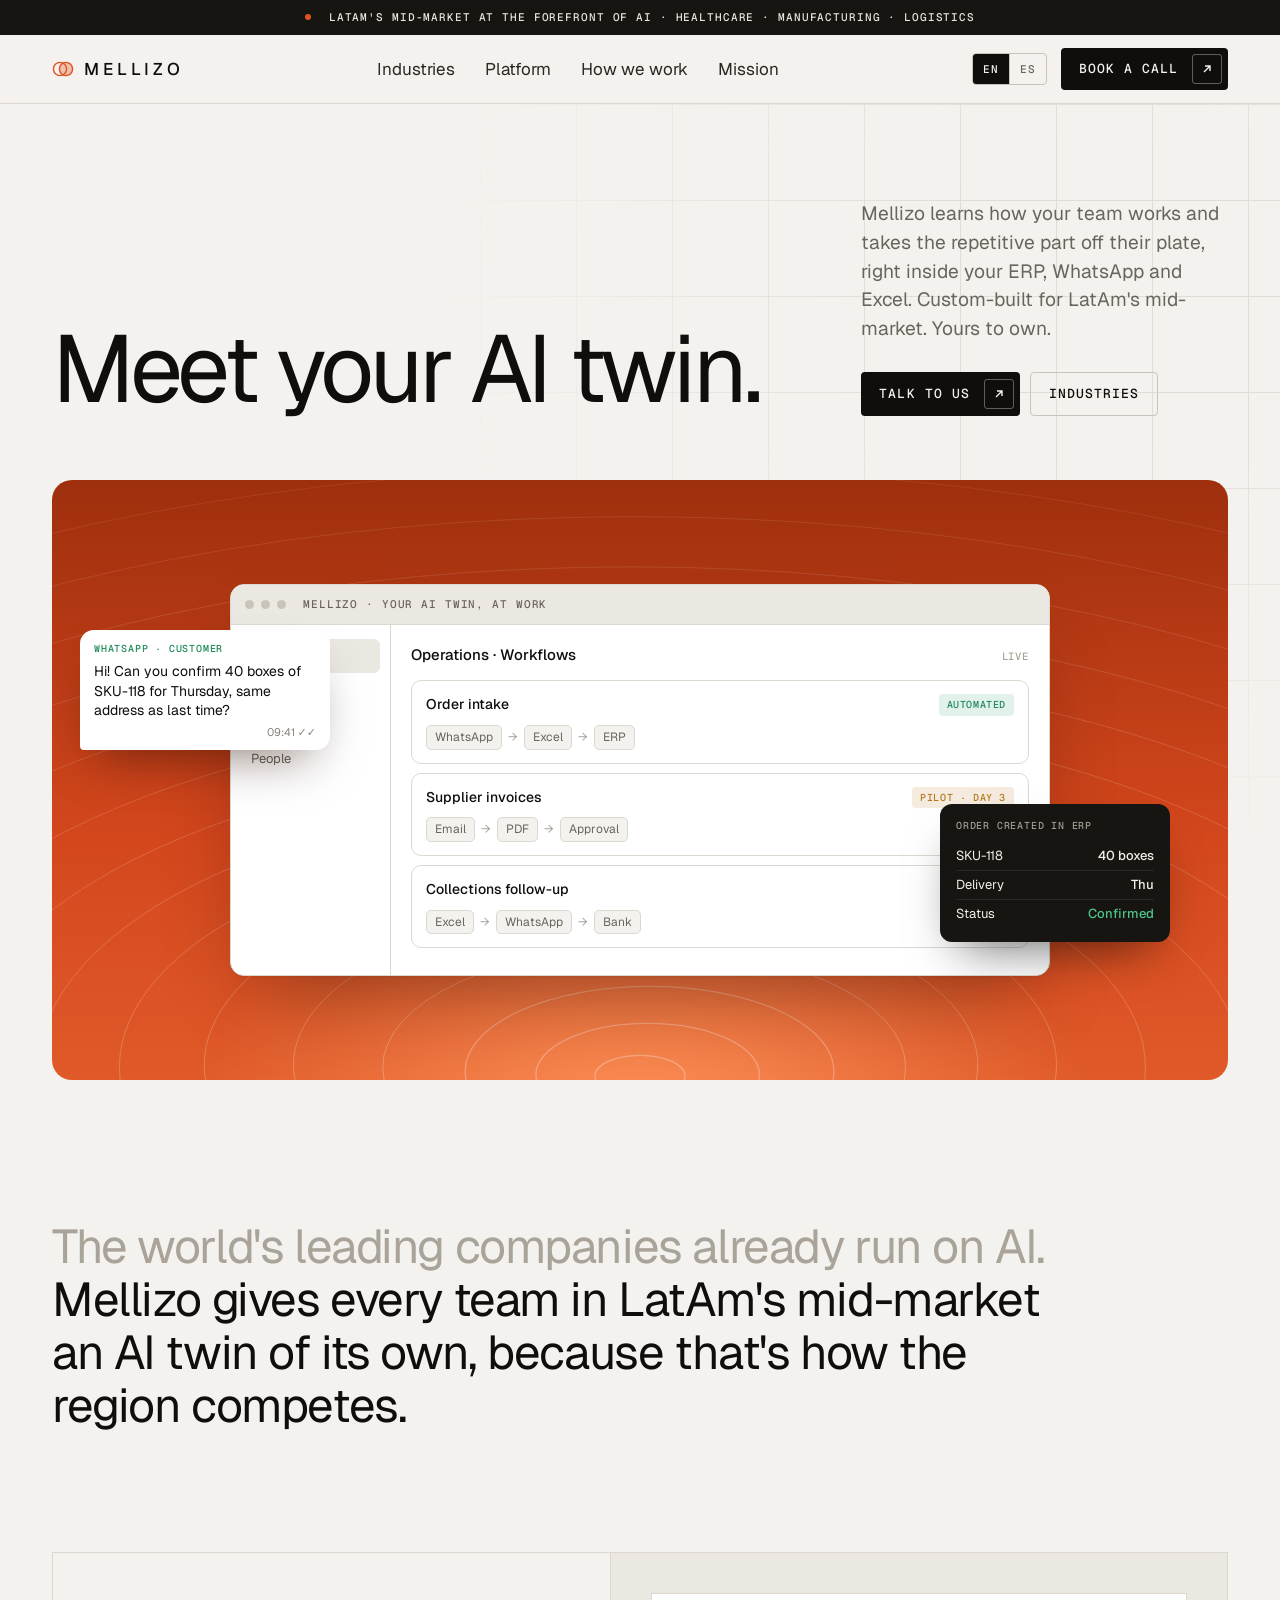
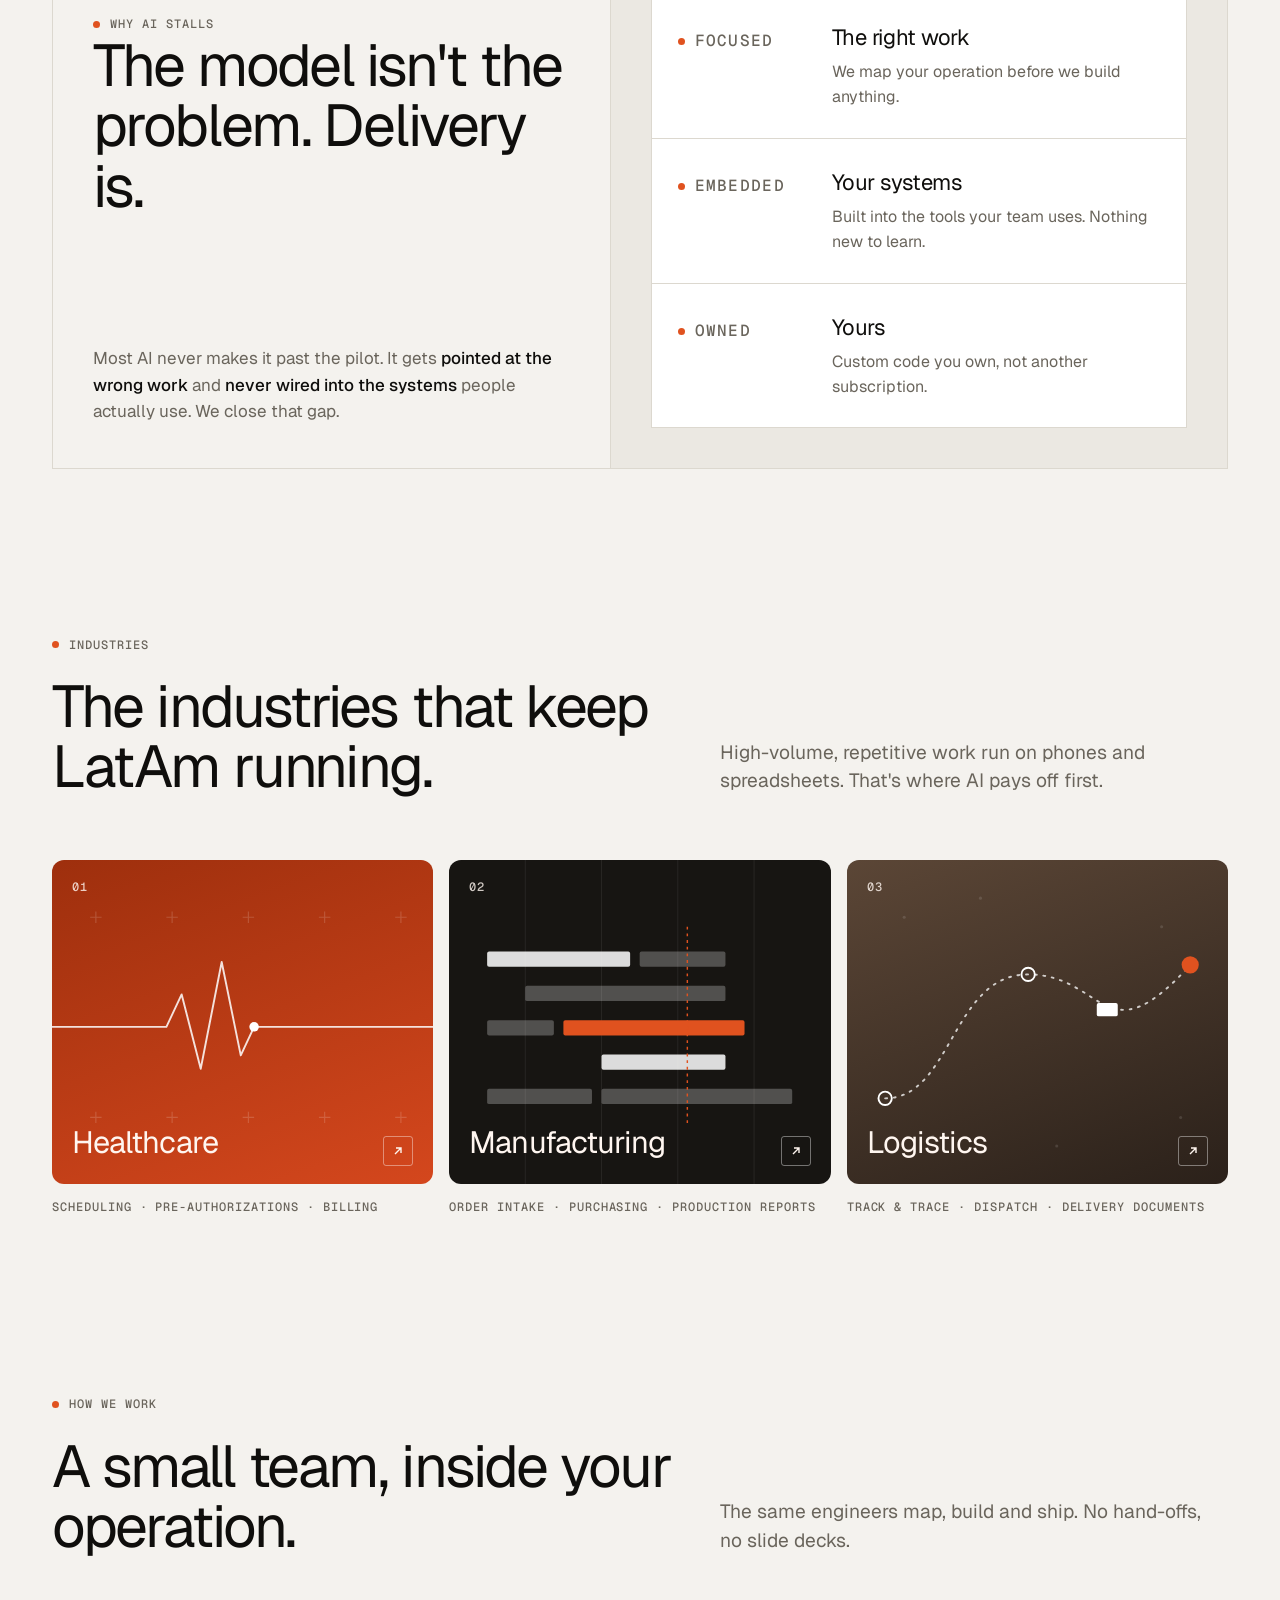
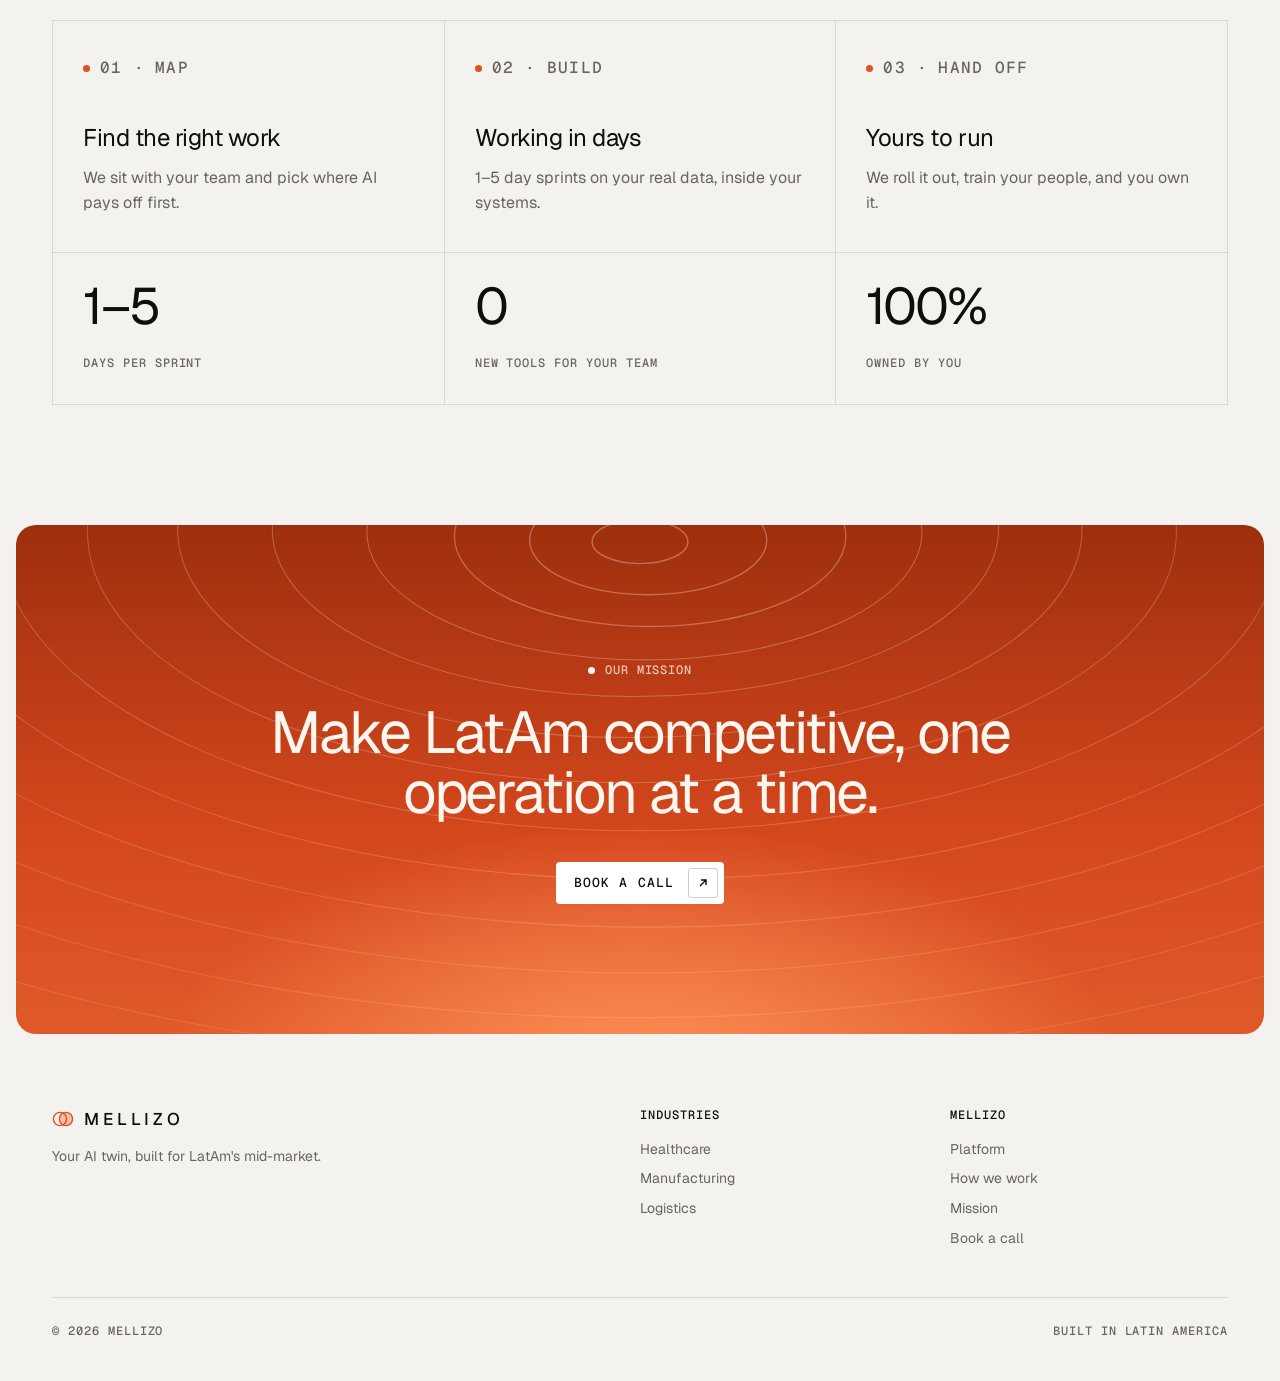
<file: index.html>
<!doctype html>
<html lang="en" data-lang="en">
<head>
  <meta charset="utf-8">
  <meta name="viewport" content="width=device-width, initial-scale=1">
  <title data-en="Mellizo — Your AI twin" data-es="Mellizo — Tu mellizo de IA">Mellizo — Your AI twin</title>
  <meta name="description"
        data-en="Mellizo builds your team an AI twin: custom AI that learns how you work and runs inside the ERP, WhatsApp and Excel you already use."
        data-es="Mellizo le da a tu equipo un mellizo de IA: IA a la medida que aprende cómo trabajas y opera dentro del ERP, WhatsApp y Excel que ya usas."
        content="Mellizo builds your team an AI twin: custom AI that learns how you work and runs inside the ERP, WhatsApp and Excel you already use.">
  <link rel="canonical" href="https://mellizoai.com/">
  <link rel="icon" href="data:image/svg+xml,%3Csvg xmlns=%27http://www.w3.org/2000/svg%27 viewBox=%270 0 22 22%27%3E%3Ccircle cx=%278%27 cy=%2711%27 r=%276.6%27 fill=%27none%27 stroke=%27%23e0521f%27 stroke-width=%271.8%27/%3E%3Ccircle cx=%2714%27 cy=%2711%27 r=%276.6%27 fill=%27%23e0521f%27 fill-opacity=%27.35%27 stroke=%27%23e0521f%27 stroke-width=%271.8%27/%3E%3C/svg%3E">
  <meta property="og:type" content="website">
  <meta property="og:site_name" content="Mellizo">
  <meta property="og:url" content="https://mellizoai.com/">
  <meta property="og:title" content="Mellizo — Your AI twin">
  <meta property="og:description" content="Mellizo builds your team an AI twin: custom AI that learns how you work and runs inside the ERP, WhatsApp and Excel you already use.">
  <meta name="twitter:card" content="summary">
  <link rel="preconnect" href="https://fonts.googleapis.com">
  <link rel="preconnect" href="https://fonts.gstatic.com" crossorigin>
  <link href="https://fonts.googleapis.com/css2?family=Geist:wght@300;400;500;600&family=Geist+Mono:wght@400;500&display=swap" rel="stylesheet">
  <script>
    (function () {
      var lang = null;
      try { lang = localStorage.getItem("mellizo-lang"); } catch (e) {}
      if (lang !== "en" && lang !== "es") lang = (navigator.language || "").toLowerCase().indexOf("es") === 0 ? "es" : "en";
      document.documentElement.setAttribute("data-lang", lang);
      document.documentElement.setAttribute("lang", lang);
    })();
  </script>
  <link rel="stylesheet" href="styles.css?v=7">
  <style>
    /* Home-only layout */
    .hero { position: relative; padding-top: 96px; overflow: hidden; }
    .hero-top { position: relative; display: grid; grid-template-columns: 1.35fr 0.65fr; gap: 48px; align-items: end; padding-bottom: 64px; }
    .hero-top .display { max-width: 9.6em; }
    .hero-side .lead { margin-bottom: 28px; }
    .cta-row { display: flex; gap: 10px; flex-wrap: wrap; }

    .hero-stage { min-height: 600px; display: grid; place-items: center; padding: 72px 24px; }
    .stage-inner { position: relative; width: min(820px, 100%); }
    .bubble {
      position: absolute; left: -150px; top: 46px; width: 250px; z-index: 2;
      background: #fff; color: #0f0e0c; border-radius: 14px 14px 14px 4px;
      padding: 12px 14px 10px; font-size: 14px; line-height: 1.4;
      box-shadow: 0 24px 50px -20px rgba(40, 12, 0, .55);
    }
    .bubble .mono { display: block; font-size: 10px; color: #1f8a5b; margin-bottom: 6px; }
    .bubble small { display: block; text-align: right; color: #8b857b; font-size: 11px; margin-top: 4px; }
    .result {
      position: absolute; right: -120px; bottom: 34px; width: 230px; z-index: 2;
      background: var(--tile-ink); color: #f3f0ea; border-radius: 12px; padding: 14px 16px;
      box-shadow: 0 24px 50px -20px rgba(0, 0, 0, .6);
    }
    .result .mono { font-size: 10px; color: #a19b90; display: block; margin-bottom: 8px; }
    .result .row { display: flex; justify-content: space-between; font-size: 13px; padding: 4px 0; border-top: 1px solid #2a2825; }
    .result .row:first-of-type { border-top: 0; }
    .result .row b { font-weight: 500; }
    .result .ok { color: #4cc38a; }

    .statement { padding-block: 140px 40px; }
    .statement p { font-weight: 400; font-size: clamp(30px, 3.7vw, 50px); line-height: 1.12; letter-spacing: -0.03em; margin: 0; max-width: 21em; color: var(--faint); }
    .statement b { font-weight: 400; color: var(--ink); }

    .idea-grid { display: grid; grid-template-columns: 0.95fr 1.05fr; gap: 0; border: 1px solid var(--line); }
    .idea-copy { padding: 44px 40px; border-right: 1px solid var(--line); display: flex; flex-direction: column; justify-content: space-between; gap: 48px; }
    .idea-copy p { color: var(--muted); margin: 18px 0 0; max-width: 30em; }
    .idea-copy strong { color: var(--ink); font-weight: 500; }
    .idea-art { background: var(--bg-2); padding: 40px; display: grid; place-items: center; }
    .idea-art .cells { grid-template-columns: 1fr; }
    .idea-art .cell { display: grid; grid-template-columns: 130px 1fr; gap: 6px 24px; align-items: baseline; padding: 26px 26px 28px; }
    .idea-art .cell .label { grid-row: span 2; }
    .idea-art .cell h3 { margin: 0; font-size: 22px; }
    @media (max-width: 640px) {
      .idea-art .cell { grid-template-columns: 1fr; }
      .idea-art .cell .label { grid-row: auto; margin-bottom: 10px; }
    }

    @media (max-width: 1100px) {
      .bubble { left: -24px; top: -58px; }
      .result { right: -24px; bottom: -36px; }
    }
    @media (max-width: 1000px) {
      .hero { padding-top: 64px; }
      .hero-top { grid-template-columns: 1fr; gap: 28px; padding-bottom: 44px; }
      .idea-grid { grid-template-columns: 1fr; }
      .idea-copy { border-right: 0; border-bottom: 1px solid var(--line); }
      .statement { padding-block: 100px 24px; }
    }
    @media (max-width: 640px) {
      .hero-stage { min-height: 0; padding: 72px 14px 80px; }
      .bubble { left: 6px; top: -52px; width: 220px; }
      .result { display: none; }
      .idea-copy, .idea-art { padding: 28px 20px; }
    }
  </style>
</head>
<body>

<div class="announce mono">
  <span class="dot" aria-hidden="true"></span>
  <span data-l="en">LatAm's mid-market at the forefront of AI · Healthcare · Manufacturing · Logistics</span>
  <span data-l="es">La empresa mediana a la vanguardia de la IA · Salud · Manufactura · Logística</span>
</div>

<header class="site">
  <div class="wrap nav">
    <a class="logo" href="./" aria-label="Mellizo home">
      <svg width="22" height="22" viewBox="0 0 22 22" aria-hidden="true"><circle cx="8" cy="11" r="6.6" fill="none" stroke="currentColor" stroke-width="1.4"/><circle cx="14" cy="11" r="6.6" fill="currentColor" fill-opacity=".3" stroke="currentColor" stroke-width="1.4"/></svg>
      Mellizo
    </a>
    <nav class="nav-links">
      <a href="industries.html"><span data-l="en">Industries</span><span data-l="es">Industrias</span></a>
      <a href="platform.html"><span data-l="en">Platform</span><span data-l="es">Plataforma</span></a>
      <a href="#how"><span data-l="en">How we work</span><span data-l="es">Cómo trabajamos</span></a>
      <a href="#mission"><span data-l="en">Mission</span><span data-l="es">Misión</span></a>
    </nav>
    <div class="nav-right">
      <div class="lang" role="group" aria-label="Language / Idioma">
        <button type="button" data-set-lang="en" aria-pressed="true">EN</button>
        <button type="button" data-set-lang="es" aria-pressed="false">ES</button>
      </div>
      <a class="btn" href="https://cal.com/tomas-ploquin-ebghp6/30min" data-book>
        <span data-l="en">Book a call</span><span data-l="es">Agendar</span>
        <span class="ic" aria-hidden="true"><svg width="12" height="12" viewBox="0 0 12 12"><path d="M3 9 9 3M4 3h5v5" fill="none" stroke="currentColor" stroke-width="1.4"/></svg></span>
      </a>
    </div>
  </div>
</header>

<main>

  <!-- ================= Hero ================= -->
  <section class="hero">
    <div class="gridbg" aria-hidden="true"></div>
    <div class="wrap hero-top">
      <h1 class="display">
        <span data-l="en">Meet your AI twin.</span>
        <span data-l="es">Conoce a tu mellizo de IA.</span>
      </h1>
      <div class="hero-side">
        <p class="lead">
          <span data-l="en">Mellizo learns how your team works and takes the repetitive part off their plate, right inside your ERP, WhatsApp and Excel. Custom-built for LatAm's mid-market. Yours to own.</span>
          <span data-l="es">Mellizo aprende cómo trabaja tu equipo y se encarga de la parte repetitiva, dentro de tu ERP, WhatsApp y Excel. Hecho a la medida para la empresa mediana latinoamericana. Tuyo.</span>
        </p>
        <div class="cta-row">
          <a class="btn" href="https://cal.com/tomas-ploquin-ebghp6/30min" data-book>
            <span data-l="en">Talk to us</span><span data-l="es">Hablemos</span>
            <span class="ic" aria-hidden="true"><svg width="12" height="12" viewBox="0 0 12 12"><path d="M3 9 9 3M4 3h5v5" fill="none" stroke="currentColor" stroke-width="1.4"/></svg></span>
          </a>
          <a class="btn btn-ghost" href="industries.html"><span data-l="en">Industries</span><span data-l="es">Industrias</span></a>
        </div>
      </div>
    </div>

    <div class="wrap">
      <div class="stage hero-stage">
        <svg class="contours" viewBox="0 0 1200 700" preserveAspectRatio="xMidYMax slice" aria-hidden="true" data-contours="600,690"></svg>
        <div class="stage-inner">
          <div class="bubble" aria-hidden="true">
            <span class="mono">WhatsApp · <span data-l="en">Customer</span><span data-l="es">Cliente</span></span>
            <span data-l="en">Hi! Can you confirm 40 boxes of SKU-118 for Thursday, same address as last time?</span>
            <span data-l="es">¡Hola! ¿Me confirmas 40 cajas del SKU-118 para el jueves, misma dirección que la vez pasada?</span>
            <small>09:41 ✓✓</small>
          </div>

          <div class="window" role="img" aria-label="Example: your Mellizo turns a WhatsApp order into an ERP entry">
            <div class="win-bar"><i></i><i></i><i></i><span class="mono"><span data-l="en">Mellizo · Your AI twin, at work</span><span data-l="es">Mellizo · Tu mellizo de IA, trabajando</span></span></div>
            <div class="win-body" aria-hidden="true">
              <div class="win-side">
                <div class="on"><span data-l="en">Operations</span><span data-l="es">Operación</span></div>
                <div><span data-l="en">Finance</span><span data-l="es">Finanzas</span></div>
                <div><span data-l="en">Sales</span><span data-l="es">Ventas</span></div>
                <div><span data-l="en">People</span><span data-l="es">Personas</span></div>
              </div>
              <div class="win-main">
                <div class="win-title">
                  <b><span data-l="en">Operations · Workflows</span><span data-l="es">Operación · Flujos</span></b>
                  <span class="mono"><span data-l="en">Live</span><span data-l="es">En vivo</span></span>
                </div>
                <div class="proc">
                  <div class="proc-head"><span><span data-l="en">Order intake</span><span data-l="es">Toma de pedidos</span></span><span class="badge b-auto"><span data-l="en">Automated</span><span data-l="es">Automatizado</span></span></div>
                  <div class="flow"><span>WhatsApp</span><em>→</em><span>Excel</span><em>→</em><span>ERP</span></div>
                </div>
                <div class="proc">
                  <div class="proc-head"><span><span data-l="en">Supplier invoices</span><span data-l="es">Facturas de proveedores</span></span><span class="badge b-pilot"><span data-l="en">Pilot · day 3</span><span data-l="es">Piloto · día 3</span></span></div>
                  <div class="flow"><span><span data-l="en">Email</span><span data-l="es">Correo</span></span><em>→</em><span>PDF</span><em>→</em><span><span data-l="en">Approval</span><span data-l="es">Aprobación</span></span></div>
                </div>
                <div class="proc">
                  <div class="proc-head"><span><span data-l="en">Collections follow-up</span><span data-l="es">Seguimiento de cobranza</span></span><span class="badge b-map"><span data-l="en">Mapped</span><span data-l="es">Mapeado</span></span></div>
                  <div class="flow"><span>Excel</span><em>→</em><span>WhatsApp</span><em>→</em><span><span data-l="en">Bank</span><span data-l="es">Banco</span></span></div>
                </div>
              </div>
            </div>
          </div>

          <div class="result" aria-hidden="true">
            <span class="mono"><span data-l="en">Order created in ERP</span><span data-l="es">Pedido creado en ERP</span></span>
            <div class="row"><span>SKU-118</span><b>40 <span data-l="en">boxes</span><span data-l="es">cajas</span></b></div>
            <div class="row"><span><span data-l="en">Delivery</span><span data-l="es">Entrega</span></span><b><span data-l="en">Thu</span><span data-l="es">Jue</span></b></div>
            <div class="row"><span><span data-l="en">Status</span><span data-l="es">Estado</span></span><b class="ok"><span data-l="en">Confirmed</span><span data-l="es">Confirmado</span></b></div>
          </div>
        </div>
      </div>
    </div>
  </section>

  <!-- ================= Statement ================= -->
  <div class="wrap statement">
    <p data-l="en">The world's leading companies already run on AI. <b>Mellizo gives every team in LatAm's mid-market an AI twin of its own, because that's how the region competes.</b></p>
    <p data-l="es">Las empresas líderes del mundo ya operan con IA. <b>Mellizo le da a cada equipo de la empresa mediana latinoamericana su propio mellizo de IA, porque así compite la región.</b></p>
  </div>

  <!-- ================= Company brain ================= -->
  <section class="wrap section" id="idea" style="padding-top:80px">
    <div class="idea-grid">
      <div class="idea-copy">
        <div>
          <p class="label mono"><span data-l="en">Why AI stalls</span><span data-l="es">Por qué la IA se estanca</span></p>
          <h2 class="title">
            <span data-l="en">The model isn't the problem. Delivery is.</span>
            <span data-l="es">El problema no es el modelo. Es la implementación.</span>
          </h2>
        </div>
        <div>
          <p data-l="en">Most AI never makes it past the pilot. It gets <strong>pointed at the wrong work</strong> and <strong>never wired into the systems</strong> people actually use. We close that gap.</p>
          <p data-l="es">La mayoría de la IA nunca pasa del piloto. Se <strong>apunta al trabajo equivocado</strong> y <strong>nunca se conecta a los sistemas</strong> que la gente realmente usa. Nosotros cerramos esa brecha.</p>
        </div>
      </div>
      <div class="idea-art">
        <div class="cells cells-3" style="width:100%;background:var(--surface)">
          <div class="cell">
            <p class="label mono"><span data-l="en">Focused</span><span data-l="es">Enfocada</span></p>
            <h3><span data-l="en">The right work</span><span data-l="es">El trabajo correcto</span></h3>
            <p><span data-l="en">We map your operation before we build anything.</span><span data-l="es">Mapeamos tu operación antes de construir nada.</span></p>
          </div>
          <div class="cell">
            <p class="label mono"><span data-l="en">Embedded</span><span data-l="es">Integrada</span></p>
            <h3><span data-l="en">Your systems</span><span data-l="es">Tus sistemas</span></h3>
            <p><span data-l="en">Built into the tools your team uses. Nothing new to learn.</span><span data-l="es">Dentro de las herramientas que tu equipo ya usa. Nada nuevo que aprender.</span></p>
          </div>
          <div class="cell">
            <p class="label mono"><span data-l="en">Owned</span><span data-l="es">Propia</span></p>
            <h3><span data-l="en">Yours</span><span data-l="es">Tuya</span></h3>
            <p><span data-l="en">Custom code you own, not another subscription.</span><span data-l="es">Código a la medida que es tuyo, no otra suscripción.</span></p>
          </div>
        </div>
      </div>
    </div>
  </section>

  <!-- ================= Industries ================= -->
  <section class="wrap section" id="industries" style="padding-top:40px">
    <div class="section-head">
      <div>
        <p class="label mono"><span data-l="en">Industries</span><span data-l="es">Industrias</span></p>
        <h2 class="title">
          <span data-l="en">The industries that keep LatAm running.</span>
          <span data-l="es">Las industrias que mueven Latinoamérica.</span>
        </h2>
      </div>
      <p class="lead">
        <span data-l="en">High-volume, repetitive work run on phones and spreadsheets. That's where AI pays off first.</span>
        <span data-l="es">Trabajo repetitivo y de alto volumen, hecho con teléfonos y planillas. Ahí la IA rinde primero.</span>
      </p>
    </div>

    <div class="tiles">
      <a class="tile" href="industries.html#healthcare">
        <div class="tile-art t-ember">
          <svg class="art" viewBox="0 0 400 340" preserveAspectRatio="xMidYMid slice" aria-hidden="true">
            <g stroke="#fff" stroke-opacity=".16" stroke-width="1.2">
              <path d="M40 60h12M46 54v12M120 60h12M126 54v12M200 60h12M206 54v12M280 60h12M286 54v12M360 60h12M366 54v12"/>
              <path d="M40 270h12M46 264v12M120 270h12M126 264v12M200 270h12M206 264v12M280 270h12M286 264v12M360 270h12M366 264v12"/>
            </g>
            <path d="M0 175h120l16-34 20 78 22-112 20 98 14-30h188" fill="none" stroke="#fff" stroke-opacity=".85" stroke-width="2" stroke-linejoin="round"/>
            <circle cx="212" cy="175" r="5" fill="#fff"/>
          </svg>
          <span class="num mono">01</span>
          <span class="name"><span><span data-l="en">Healthcare</span><span data-l="es">Salud</span></span><span class="ic" aria-hidden="true"><svg width="12" height="12" viewBox="0 0 12 12"><path d="M3 9 9 3M4 3h5v5" fill="none" stroke="currentColor" stroke-width="1.4"/></svg></span></span>
        </div>
        <p class="uses mono"><span data-l="en">Scheduling · Pre-authorizations · Billing</span><span data-l="es">Agendamiento · Autorizaciones · Facturación</span></p>
      </a>

      <a class="tile" href="industries.html#manufacturing">
        <div class="tile-art t-ink">
          <svg class="art" viewBox="0 0 400 340" preserveAspectRatio="xMidYMid slice" aria-hidden="true">
            <g stroke="#fff" stroke-opacity=".08"><path d="M80 0v340M160 0v340M240 0v340M320 0v340"/></g>
            <g fill="#fff">
              <rect x="40" y="96" width="150" height="16" rx="2" fill-opacity=".85"/>
              <rect x="200" y="96" width="90" height="16" rx="2" fill-opacity=".25"/>
              <rect x="80" y="132" width="210" height="16" rx="2" fill-opacity=".25"/>
              <rect x="40" y="168" width="70" height="16" rx="2" fill-opacity=".25"/>
              <rect x="120" y="168" width="190" height="16" rx="2" fill="#e0521f"/>
              <rect x="160" y="204" width="130" height="16" rx="2" fill-opacity=".85"/>
              <rect x="40" y="240" width="110" height="16" rx="2" fill-opacity=".25"/>
              <rect x="160" y="240" width="200" height="16" rx="2" fill-opacity=".25"/>
            </g>
            <path d="M250 70v210" stroke="#e0521f" stroke-width="1.5" stroke-dasharray="3 4"/>
          </svg>
          <span class="num mono">02</span>
          <span class="name"><span><span data-l="en">Manufacturing</span><span data-l="es">Manufactura</span></span><span class="ic" aria-hidden="true"><svg width="12" height="12" viewBox="0 0 12 12"><path d="M3 9 9 3M4 3h5v5" fill="none" stroke="currentColor" stroke-width="1.4"/></svg></span></span>
        </div>
        <p class="uses mono"><span data-l="en">Order intake · Purchasing · Production reports</span><span data-l="es">Pedidos · Compras · Reportes de producción</span></p>
      </a>

      <a class="tile" href="industries.html#logistics">
        <div class="tile-art t-sand">
          <svg class="art" viewBox="0 0 400 340" preserveAspectRatio="xMidYMid slice" aria-hidden="true">
            <g fill="#fff" fill-opacity=".12">
              <circle cx="60" cy="60" r="1.6"/><circle cx="140" cy="40" r="1.6"/><circle cx="330" cy="70" r="1.6"/><circle cx="90" cy="290" r="1.6"/><circle cx="350" cy="270" r="1.6"/><circle cx="220" cy="300" r="1.6"/>
            </g>
            <path d="M40 250C110 250 110 120 190 120S270 210 360 110" fill="none" stroke="#fff" stroke-opacity=".75" stroke-width="2" stroke-dasharray="2 7" stroke-linecap="round"/>
            <circle cx="40" cy="250" r="7" fill="none" stroke="#fff" stroke-width="2"/>
            <circle cx="190" cy="120" r="7" fill="none" stroke="#fff" stroke-width="2"/>
            <circle cx="360" cy="110" r="9" fill="#e0521f"/>
            <rect x="262" y="150" width="22" height="14" rx="2" fill="#fff"/>
          </svg>
          <span class="num mono">03</span>
          <span class="name"><span><span data-l="en">Logistics</span><span data-l="es">Logística</span></span><span class="ic" aria-hidden="true"><svg width="12" height="12" viewBox="0 0 12 12"><path d="M3 9 9 3M4 3h5v5" fill="none" stroke="currentColor" stroke-width="1.4"/></svg></span></span>
        </div>
        <p class="uses mono"><span data-l="en">Track &amp; trace · Dispatch · Delivery documents</span><span data-l="es">Seguimiento · Despacho · Documentos de entrega</span></p>
      </a>
    </div>
  </section>

  <!-- ================= How we work ================= -->
  <section class="wrap section" id="how" style="padding-top:40px">
    <div class="section-head">
      <div>
        <p class="label mono"><span data-l="en">How we work</span><span data-l="es">Cómo trabajamos</span></p>
        <h2 class="title">
          <span data-l="en">A small team, inside your operation.</span>
          <span data-l="es">Un equipo pequeño, dentro de tu operación.</span>
        </h2>
      </div>
      <p class="lead">
        <span data-l="en">The same engineers map, build and ship. No hand-offs, no slide decks.</span>
        <span data-l="es">Los mismos ingenieros mapean, construyen y despliegan. Sin intermediarios ni presentaciones.</span>
      </p>
    </div>

    <div class="cells cells-3">
      <div class="cell">
        <p class="label mono">01 · <span data-l="en">Map</span><span data-l="es">Mapear</span></p>
        <h3><span data-l="en">Find the right work</span><span data-l="es">Encontrar el trabajo correcto</span></h3>
        <p data-l="en">We sit with your team and pick where AI pays off first.</p>
        <p data-l="es">Nos sentamos con tu equipo y elegimos dónde la IA rinde primero.</p>
      </div>
      <div class="cell">
        <p class="label mono">02 · <span data-l="en">Build</span><span data-l="es">Construir</span></p>
        <h3><span data-l="en">Working in days</span><span data-l="es">Funcionando en días</span></h3>
        <p data-l="en">1–5 day sprints on your real data, inside your systems.</p>
        <p data-l="es">Sprints de 1 a 5 días con tus datos reales, dentro de tus sistemas.</p>
      </div>
      <div class="cell">
        <p class="label mono">03 · <span data-l="en">Hand off</span><span data-l="es">Traspasar</span></p>
        <h3><span data-l="en">Yours to run</span><span data-l="es">Tuyo para operar</span></h3>
        <p data-l="en">We roll it out, train your people, and you own it.</p>
        <p data-l="es">Lo desplegamos, formamos a tu gente y queda en tus manos.</p>
      </div>
    </div>
    <div class="cells cells-3" style="border-top:0">
      <div class="stat"><b>1–5</b><span class="mono"><span data-l="en">Days per sprint</span><span data-l="es">Días por sprint</span></span></div>
      <div class="stat"><b>0</b><span class="mono"><span data-l="en">New tools for your team</span><span data-l="es">Herramientas nuevas para tu equipo</span></span></div>
      <div class="stat"><b>100%</b><span class="mono"><span data-l="en">Owned by you</span><span data-l="es">Tuyo</span></span></div>
    </div>
  </section>

  <!-- ================= Mission / CTA ================= -->
  <div class="closing" id="mission">
    <section class="stage" id="contact">
      <svg class="contours" viewBox="0 0 1200 700" preserveAspectRatio="xMidYMin slice" aria-hidden="true" data-contours="600,10"></svg>
      <div class="wrap closing-inner">
        <p class="label mono"><span data-l="en">Our mission</span><span data-l="es">Nuestra misión</span></p>
        <h2 class="title">
          <span data-l="en">Make LatAm competitive, one operation at a time.</span>
          <span data-l="es">Hacer a Latinoamérica más competitiva, una operación a la vez.</span>
        </h2>
        <a class="btn btn-light" href="https://cal.com/tomas-ploquin-ebghp6/30min" data-book>
          <span data-l="en">Book a call</span><span data-l="es">Agenda una llamada</span>
          <span class="ic" aria-hidden="true"><svg width="12" height="12" viewBox="0 0 12 12"><path d="M3 9 9 3M4 3h5v5" fill="none" stroke="currentColor" stroke-width="1.4"/></svg></span>
        </a>
      </div>
    </section>
  </div>
</main>

<footer class="site">
  <div class="wrap">
    <div class="foot-grid">
      <div>
        <a class="logo" href="./" aria-label="Mellizo home">
          <svg width="22" height="22" viewBox="0 0 22 22" aria-hidden="true"><circle cx="8" cy="11" r="6.6" fill="none" stroke="currentColor" stroke-width="1.4"/><circle cx="14" cy="11" r="6.6" fill="currentColor" fill-opacity=".3" stroke="currentColor" stroke-width="1.4"/></svg>
          <span style="color:var(--ink)">Mellizo</span>
        </a>
        <p><span data-l="en">Your AI twin, built for LatAm's mid-market.</span><span data-l="es">Tu mellizo de IA, hecho para la empresa mediana latinoamericana.</span></p>
      </div>
      <div>
        <h4 class="mono"><span data-l="en">Industries</span><span data-l="es">Industrias</span></h4>
        <ul>
          <li><a href="industries.html#healthcare"><span data-l="en">Healthcare</span><span data-l="es">Salud</span></a></li>
          <li><a href="industries.html#manufacturing"><span data-l="en">Manufacturing</span><span data-l="es">Manufactura</span></a></li>
          <li><a href="industries.html#logistics"><span data-l="en">Logistics</span><span data-l="es">Logística</span></a></li>
        </ul>
      </div>
      <div>
        <h4 class="mono">Mellizo</h4>
        <ul>
          <li><a href="platform.html"><span data-l="en">Platform</span><span data-l="es">Plataforma</span></a></li>
          <li><a href="#how"><span data-l="en">How we work</span><span data-l="es">Cómo trabajamos</span></a></li>
          <li><a href="#mission"><span data-l="en">Mission</span><span data-l="es">Misión</span></a></li>
          <li><a href="https://cal.com/tomas-ploquin-ebghp6/30min" data-book><span data-l="en">Book a call</span><span data-l="es">Agendar llamada</span></a></li>
        </ul>
      </div>
    </div>
    <div class="foot-bottom mono">
      <span>© <span id="year">2026</span> Mellizo</span>
      <span><span data-l="en">Built in Latin America</span><span data-l="es">Hecho en Latinoamérica</span></span>
    </div>
  </div>
</footer>

<script src="site.js?v=7"></script>
</body>
</html>
</file>
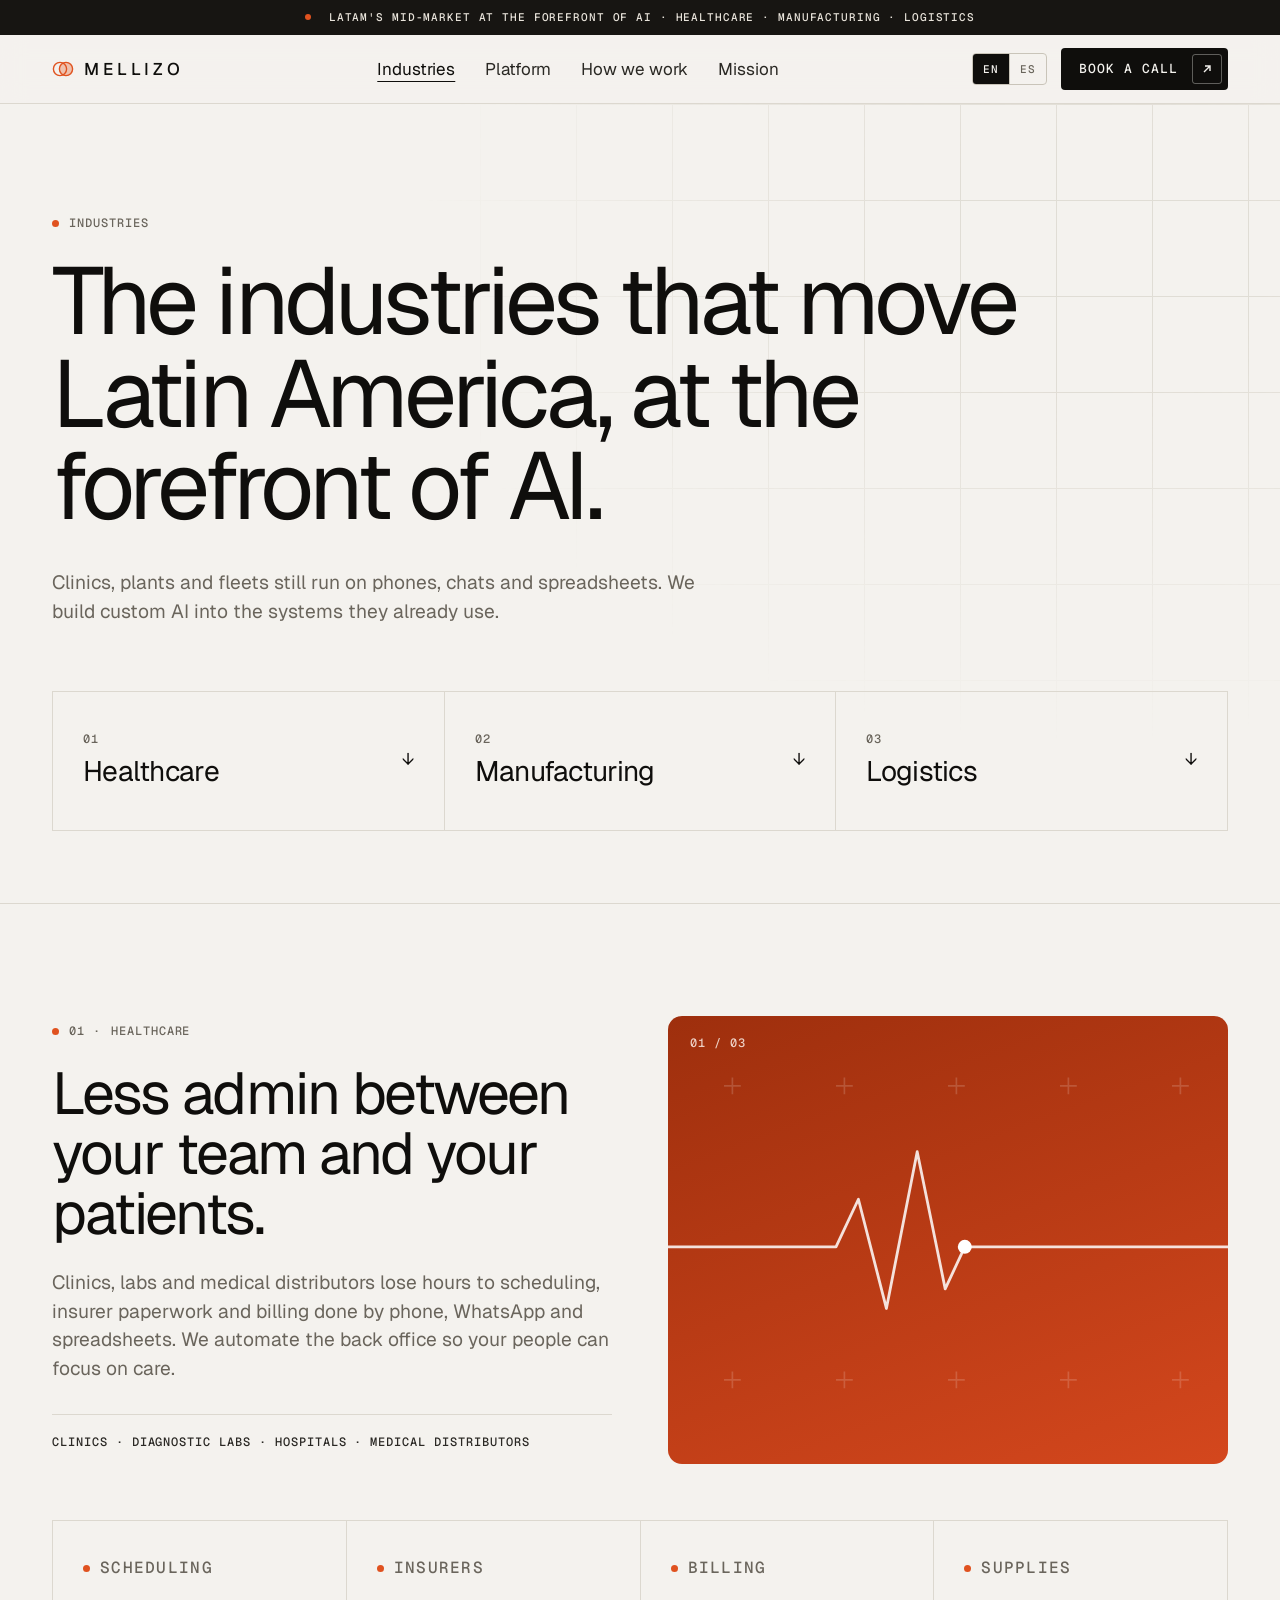
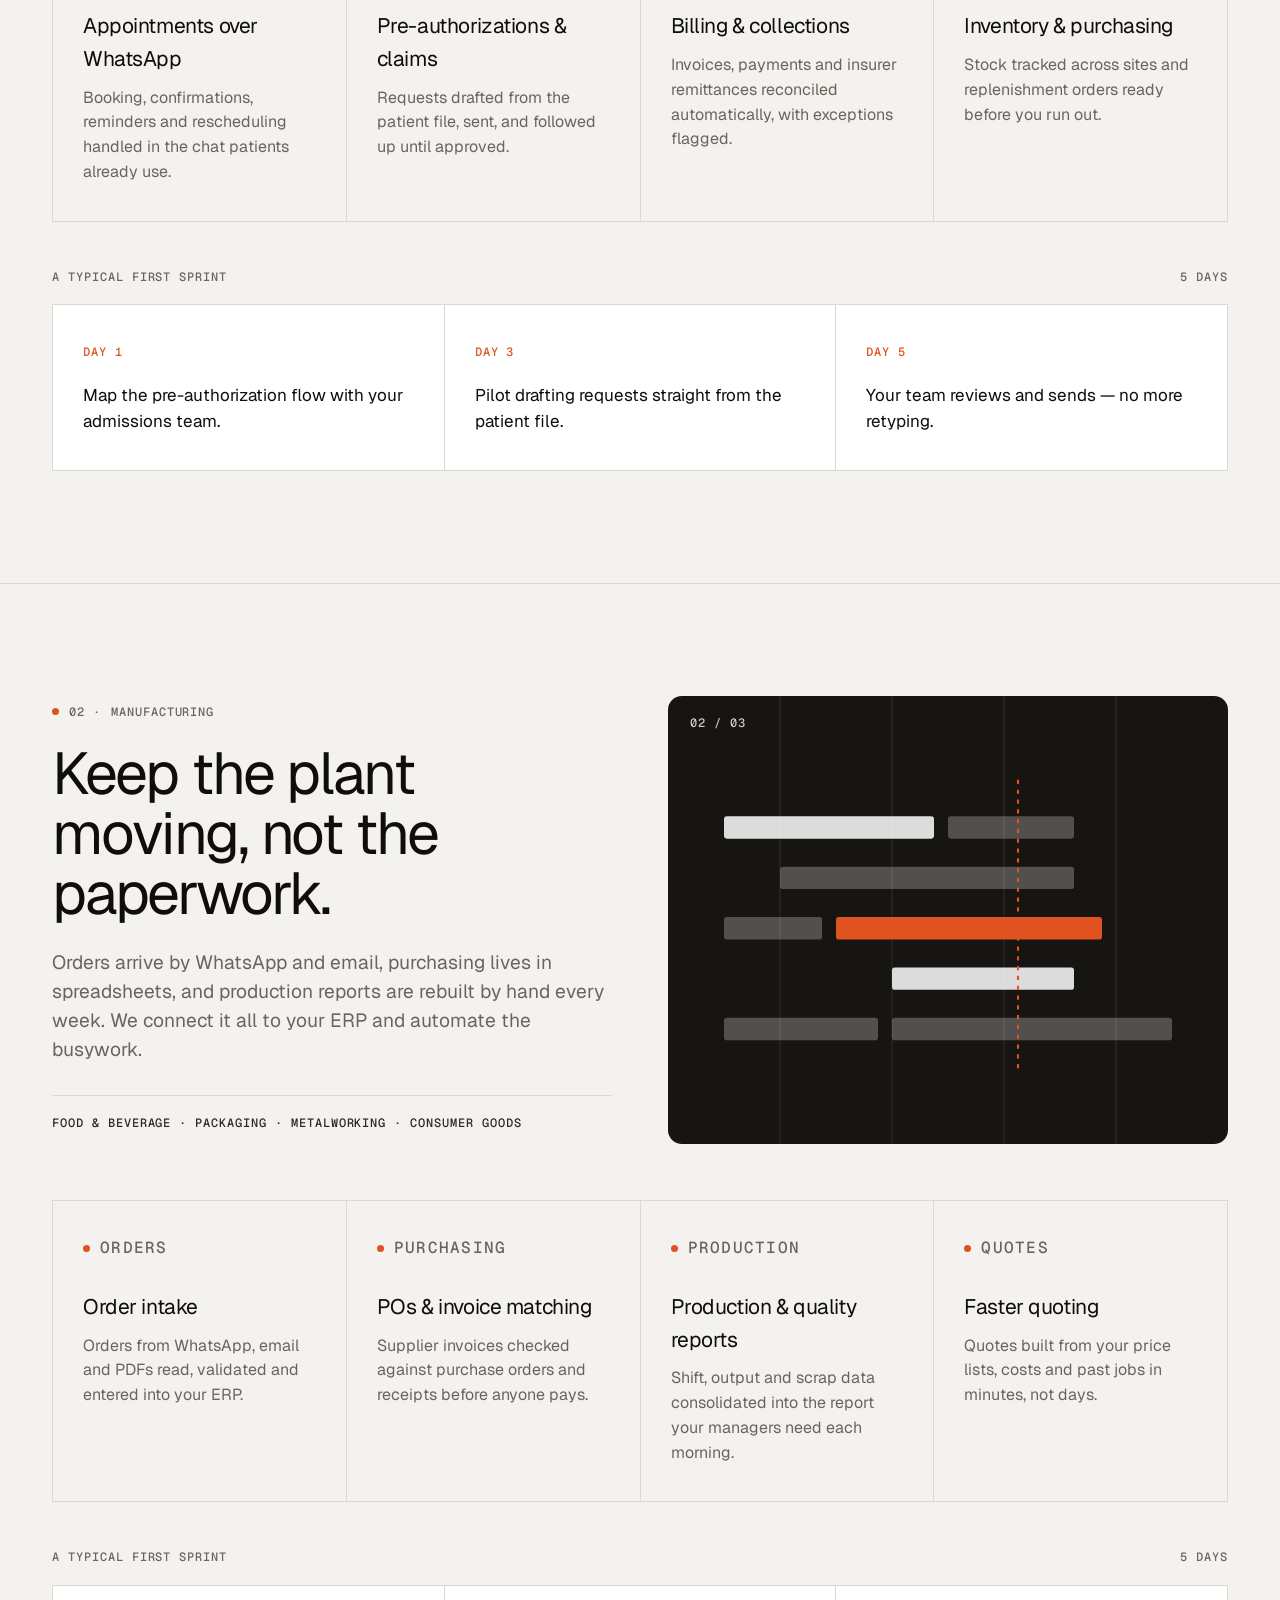
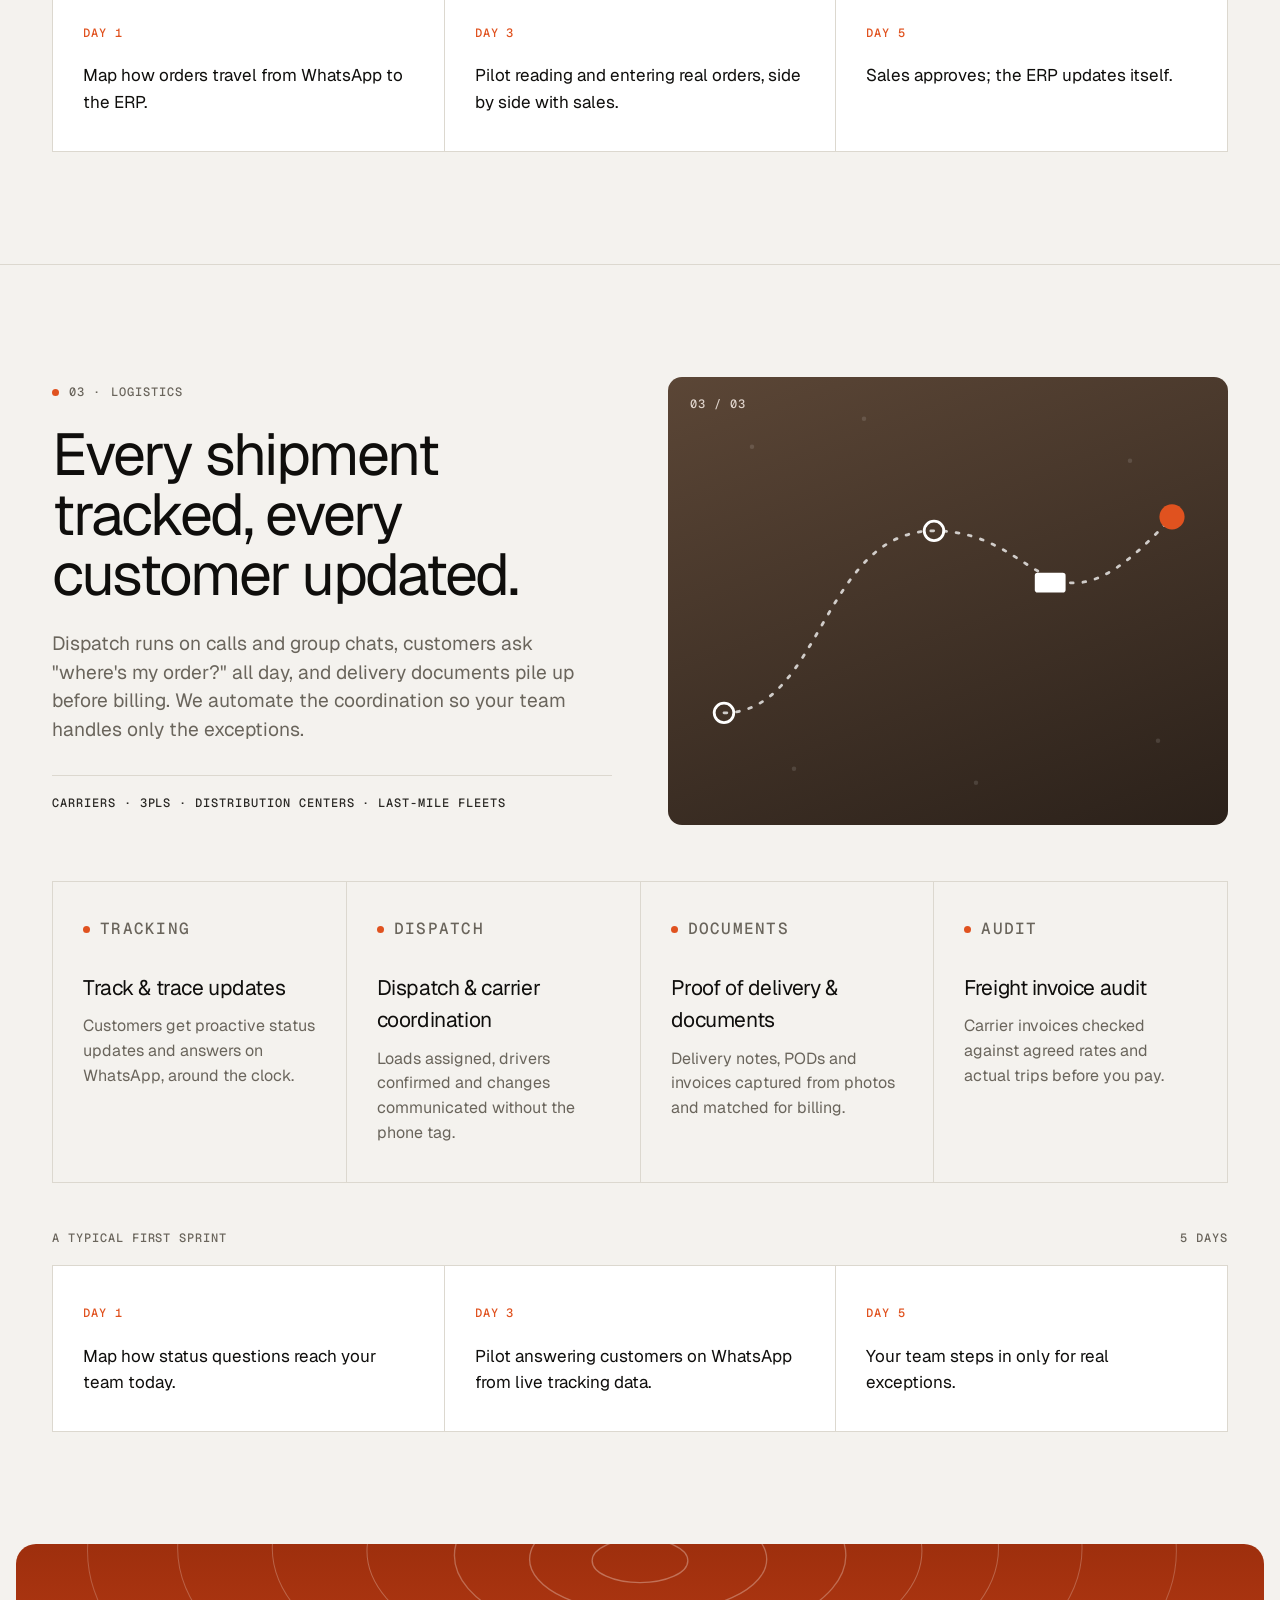
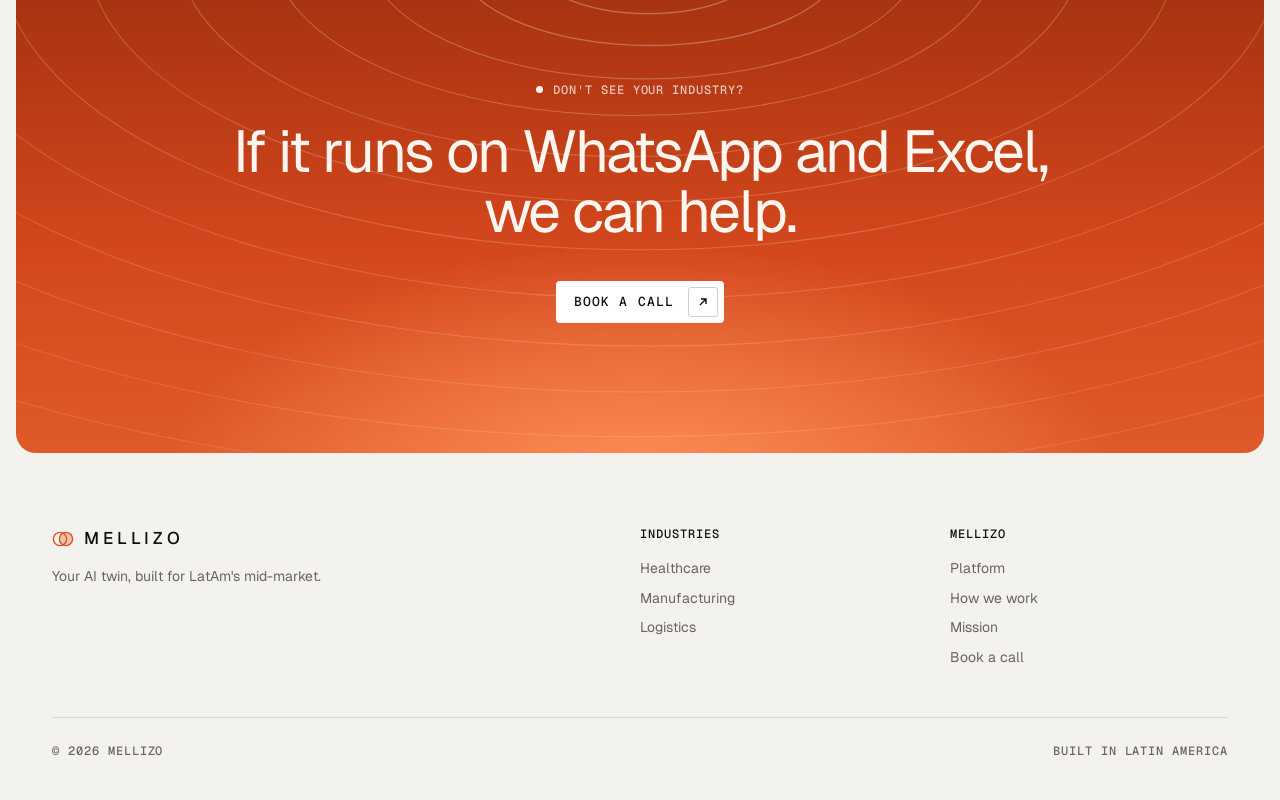
<file: industries.html>
<!doctype html>
<html lang="en" data-lang="en">
<head>
  <meta charset="utf-8">
  <meta name="viewport" content="width=device-width, initial-scale=1">
  <title data-en="Industries — Mellizo" data-es="Industrias — Mellizo">Industries — Mellizo</title>
  <meta name="description"
        data-en="Mellizo brings an AI twin to the back office of LatAm's healthcare, manufacturing and logistics companies."
        data-es="Mellizo lleva un mellizo de IA a la operación de empresas de salud, manufactura y logística en Latinoamérica."
        content="Mellizo brings an AI twin to the back office of LatAm's healthcare, manufacturing and logistics companies.">
  <link rel="canonical" href="https://mellizoai.com/industries.html">
  <link rel="icon" href="data:image/svg+xml,%3Csvg xmlns=%27http://www.w3.org/2000/svg%27 viewBox=%270 0 22 22%27%3E%3Ccircle cx=%278%27 cy=%2711%27 r=%276.6%27 fill=%27none%27 stroke=%27%23e0521f%27 stroke-width=%271.8%27/%3E%3Ccircle cx=%2714%27 cy=%2711%27 r=%276.6%27 fill=%27%23e0521f%27 fill-opacity=%27.35%27 stroke=%27%23e0521f%27 stroke-width=%271.8%27/%3E%3C/svg%3E">
  <meta property="og:type" content="website">
  <meta property="og:site_name" content="Mellizo">
  <meta property="og:url" content="https://mellizoai.com/industries.html">
  <meta property="og:title" content="Industries — Mellizo">
  <meta property="og:description" content="Mellizo brings an AI twin to the back office of LatAm's healthcare, manufacturing and logistics companies.">
  <meta name="twitter:card" content="summary">
  <link rel="preconnect" href="https://fonts.googleapis.com">
  <link rel="preconnect" href="https://fonts.gstatic.com" crossorigin>
  <link href="https://fonts.googleapis.com/css2?family=Geist:wght@300;400;500;600&family=Geist+Mono:wght@400;500&display=swap" rel="stylesheet">
  <script>
    (function () {
      var lang = null;
      try { lang = localStorage.getItem("mellizo-lang"); } catch (e) {}
      if (lang !== "en" && lang !== "es") lang = (navigator.language || "").toLowerCase().indexOf("es") === 0 ? "es" : "en";
      document.documentElement.setAttribute("data-lang", lang);
      document.documentElement.setAttribute("lang", lang);
    })();
  </script>
  <link rel="stylesheet" href="styles.css?v=7">
  <style>
    .page-hero { position: relative; padding-block: 104px 72px; overflow: hidden; }
    .page-hero .display { max-width: 11em; margin-bottom: 36px; }
    .page-hero .lead { max-width: 34em; }

    .jump { margin-top: 64px; }
    .jump a { text-decoration: none; display: flex; justify-content: space-between; align-items: center; gap: 16px; transition: background .15s ease; }
    .jump a:hover { background: var(--surface); }
    .jump .big { font-size: clamp(22px, 2.2vw, 30px); letter-spacing: -0.025em; }
    .jump .mono { color: var(--muted); }

    .industry { padding-block: 112px; border-top: 1px solid var(--line); }
    .ind-head { display: grid; grid-template-columns: 1fr 1fr; gap: 56px; align-items: stretch; margin-bottom: 56px; }
    .ind-head .lead { margin-top: 26px; max-width: 32em; }
    .ind-head .who { margin-top: 30px; padding-top: 18px; border-top: 1px solid var(--line); color: var(--ink-2); }
    .ind-art { position: relative; min-height: 380px; border-radius: 14px; overflow: hidden; color: var(--on-brand); }
    .ind-art svg { position: absolute; inset: 0; width: 100%; height: 100%; }
    .ind-art .num { position: absolute; left: 22px; top: 18px; opacity: .8; }

    .uses-grid .cell h3 { font-size: 21px; margin-top: 30px; }

    .sprint { margin-top: 28px; }
    .sprint-title { display: flex; justify-content: space-between; align-items: baseline; gap: 16px; padding: 18px 0; color: var(--muted); }
    .sprint .cell { background: var(--surface); }
    .sprint .cell .day { color: var(--accent); }
    .sprint .cell p.step { color: var(--ink); font-size: 17px; margin-top: 18px; }

    @media (max-width: 1000px) {
      .ind-head { grid-template-columns: 1fr; gap: 36px; }
      .ind-art { min-height: 260px; }
      .industry { padding-block: 80px; }
      .page-hero { padding-block: 72px 48px; }
    }
  </style>
</head>
<body>

<div class="announce mono">
  <span class="dot" aria-hidden="true"></span>
  <span data-l="en">LatAm's mid-market at the forefront of AI · Healthcare · Manufacturing · Logistics</span>
  <span data-l="es">La empresa mediana a la vanguardia de la IA · Salud · Manufactura · Logística</span>
</div>

<header class="site">
  <div class="wrap nav">
    <a class="logo" href="./" aria-label="Mellizo home">
      <svg width="22" height="22" viewBox="0 0 22 22" aria-hidden="true"><circle cx="8" cy="11" r="6.6" fill="none" stroke="currentColor" stroke-width="1.4"/><circle cx="14" cy="11" r="6.6" fill="currentColor" fill-opacity=".3" stroke="currentColor" stroke-width="1.4"/></svg>
      Mellizo
    </a>
    <nav class="nav-links">
      <a href="industries.html" aria-current="page"><span data-l="en">Industries</span><span data-l="es">Industrias</span></a>
      <a href="platform.html"><span data-l="en">Platform</span><span data-l="es">Plataforma</span></a>
      <a href="./#how"><span data-l="en">How we work</span><span data-l="es">Cómo trabajamos</span></a>
      <a href="./#mission"><span data-l="en">Mission</span><span data-l="es">Misión</span></a>
    </nav>
    <div class="nav-right">
      <div class="lang" role="group" aria-label="Language / Idioma">
        <button type="button" data-set-lang="en" aria-pressed="true">EN</button>
        <button type="button" data-set-lang="es" aria-pressed="false">ES</button>
      </div>
      <a class="btn" href="https://cal.com/tomas-ploquin-ebghp6/30min" data-book>
        <span data-l="en">Book a call</span><span data-l="es">Agendar</span>
        <span class="ic" aria-hidden="true"><svg width="12" height="12" viewBox="0 0 12 12"><path d="M3 9 9 3M4 3h5v5" fill="none" stroke="currentColor" stroke-width="1.4"/></svg></span>
      </a>
    </div>
  </div>
</header>

<main>

  <!-- ================= Hero ================= -->
  <section class="page-hero">
    <div class="gridbg" aria-hidden="true"></div>
    <div class="wrap" style="position:relative">
      <p class="label mono"><span data-l="en">Industries</span><span data-l="es">Industrias</span></p>
      <h1 class="display">
        <span data-l="en">The industries that move Latin America, at the forefront of AI.</span>
        <span data-l="es">Las industrias que mueven Latinoamérica, a la vanguardia de la IA.</span>
      </h1>
      <p class="lead">
        <span data-l="en">Clinics, plants and fleets still run on phones, chats and spreadsheets. We build custom AI into the systems they already use.</span>
        <span data-l="es">Clínicas, plantas y flotas todavía funcionan con teléfonos, chats y planillas. Construimos IA a la medida dentro de los sistemas que ya usan.</span>
      </p>

      <nav class="cells cells-3 jump" aria-label="Industries">
        <a href="#healthcare"><span><span class="mono">01</span><br><span class="big"><span data-l="en">Healthcare</span><span data-l="es">Salud</span></span></span><span aria-hidden="true">↓</span></a>
        <a href="#manufacturing"><span><span class="mono">02</span><br><span class="big"><span data-l="en">Manufacturing</span><span data-l="es">Manufactura</span></span></span><span aria-hidden="true">↓</span></a>
        <a href="#logistics"><span><span class="mono">03</span><br><span class="big"><span data-l="en">Logistics</span><span data-l="es">Logística</span></span></span><span aria-hidden="true">↓</span></a>
      </nav>
    </div>
  </section>

  <!-- ================= 01 Healthcare ================= -->
  <section class="industry" id="healthcare">
    <div class="wrap">
      <div class="ind-head">
        <div>
          <p class="label mono">01 · <span data-l="en">Healthcare</span><span data-l="es">Salud</span></p>
          <h2 class="title">
            <span data-l="en">Less admin between your team and your patients.</span>
            <span data-l="es">Menos trámites entre tu equipo y tus pacientes.</span>
          </h2>
          <p class="lead">
            <span data-l="en">Clinics, labs and medical distributors lose hours to scheduling, insurer paperwork and billing done by phone, WhatsApp and spreadsheets. We automate the back office so your people can focus on care.</span>
            <span data-l="es">Clínicas, laboratorios y distribuidores médicos pierden horas en agendamiento, trámites con aseguradoras y facturación por teléfono, WhatsApp y planillas. Automatizamos la operación para que tu gente se enfoque en atender.</span>
          </p>
          <p class="who mono"><span data-l="en">Clinics · Diagnostic labs · Hospitals · Medical distributors</span><span data-l="es">Clínicas · Laboratorios · Hospitales · Distribuidores médicos</span></p>
        </div>
        <div class="ind-art t-ember">
          <svg viewBox="0 0 400 340" preserveAspectRatio="xMidYMid slice" aria-hidden="true">
            <g stroke="#fff" stroke-opacity=".16" stroke-width="1.2">
              <path d="M40 60h12M46 54v12M120 60h12M126 54v12M200 60h12M206 54v12M280 60h12M286 54v12M360 60h12M366 54v12"/>
              <path d="M40 270h12M46 264v12M120 270h12M126 264v12M200 270h12M206 264v12M280 270h12M286 264v12M360 270h12M366 264v12"/>
            </g>
            <path d="M0 175h120l16-34 20 78 22-112 20 98 14-30h188" fill="none" stroke="#fff" stroke-opacity=".85" stroke-width="2" stroke-linejoin="round"/>
            <circle cx="212" cy="175" r="5" fill="#fff"/>
          </svg>
          <span class="num mono">01 / 03</span>
        </div>
      </div>

      <div class="cells cells-4 uses-grid">
        <div class="cell">
          <p class="label mono"><span data-l="en">Scheduling</span><span data-l="es">Agendamiento</span></p>
          <h3><span data-l="en">Appointments over WhatsApp</span><span data-l="es">Citas por WhatsApp</span></h3>
          <p><span data-l="en">Booking, confirmations, reminders and rescheduling handled in the chat patients already use.</span><span data-l="es">Reservas, confirmaciones, recordatorios y reagendamientos en el chat que tus pacientes ya usan.</span></p>
        </div>
        <div class="cell">
          <p class="label mono"><span data-l="en">Insurers</span><span data-l="es">Aseguradoras</span></p>
          <h3><span data-l="en">Pre-authorizations &amp; claims</span><span data-l="es">Autorizaciones y reclamos</span></h3>
          <p><span data-l="en">Requests drafted from the patient file, sent, and followed up until approved.</span><span data-l="es">Solicitudes armadas desde la ficha del paciente, enviadas y con seguimiento hasta su aprobación.</span></p>
        </div>
        <div class="cell">
          <p class="label mono"><span data-l="en">Billing</span><span data-l="es">Facturación</span></p>
          <h3><span data-l="en">Billing &amp; collections</span><span data-l="es">Facturación y cobranza</span></h3>
          <p><span data-l="en">Invoices, payments and insurer remittances reconciled automatically, with exceptions flagged.</span><span data-l="es">Facturas, pagos y liquidaciones de aseguradoras conciliadas automáticamente, con las excepciones marcadas.</span></p>
        </div>
        <div class="cell">
          <p class="label mono"><span data-l="en">Supplies</span><span data-l="es">Insumos</span></p>
          <h3><span data-l="en">Inventory &amp; purchasing</span><span data-l="es">Inventario y compras</span></h3>
          <p><span data-l="en">Stock tracked across sites and replenishment orders ready before you run out.</span><span data-l="es">Stock controlado entre sedes y órdenes de reposición listas antes de quedarte sin insumos.</span></p>
        </div>
      </div>

      <div class="sprint">
        <div class="sprint-title mono"><span><span data-l="en">A typical first sprint</span><span data-l="es">Un primer sprint típico</span></span><span><span data-l="en">5 days</span><span data-l="es">5 días</span></span></div>
        <div class="cells cells-3">
          <div class="cell"><span class="day mono"><span data-l="en">Day 1</span><span data-l="es">Día 1</span></span><p class="step"><span data-l="en">Map the pre-authorization flow with your admissions team.</span><span data-l="es">Mapeamos el flujo de autorizaciones con tu equipo de admisión.</span></p></div>
          <div class="cell"><span class="day mono"><span data-l="en">Day 3</span><span data-l="es">Día 3</span></span><p class="step"><span data-l="en">Pilot drafting requests straight from the patient file.</span><span data-l="es">Piloto que arma las solicitudes directo desde la ficha.</span></p></div>
          <div class="cell"><span class="day mono"><span data-l="en">Day 5</span><span data-l="es">Día 5</span></span><p class="step"><span data-l="en">Your team reviews and sends — no more retyping.</span><span data-l="es">Tu equipo revisa y envía, sin volver a digitar.</span></p></div>
        </div>
      </div>
    </div>
  </section>

  <!-- ================= 02 Manufacturing ================= -->
  <section class="industry" id="manufacturing">
    <div class="wrap">
      <div class="ind-head">
        <div>
          <p class="label mono">02 · <span data-l="en">Manufacturing</span><span data-l="es">Manufactura</span></p>
          <h2 class="title">
            <span data-l="en">Keep the plant moving, not the paperwork.</span>
            <span data-l="es">Que se mueva la planta, no el papeleo.</span>
          </h2>
          <p class="lead">
            <span data-l="en">Orders arrive by WhatsApp and email, purchasing lives in spreadsheets, and production reports are rebuilt by hand every week. We connect it all to your ERP and automate the busywork.</span>
            <span data-l="es">Los pedidos llegan por WhatsApp y correo, las compras viven en planillas y los reportes de producción se rehacen a mano cada semana. Conectamos todo con tu ERP y automatizamos el trabajo repetitivo.</span>
          </p>
          <p class="who mono"><span data-l="en">Food &amp; beverage · Packaging · Metalworking · Consumer goods</span><span data-l="es">Alimentos y bebidas · Envases · Metalmecánica · Consumo masivo</span></p>
        </div>
        <div class="ind-art t-ink">
          <svg viewBox="0 0 400 340" preserveAspectRatio="xMidYMid slice" aria-hidden="true">
            <g stroke="#fff" stroke-opacity=".08"><path d="M80 0v340M160 0v340M240 0v340M320 0v340"/></g>
            <g fill="#fff">
              <rect x="40" y="96" width="150" height="16" rx="2" fill-opacity=".85"/>
              <rect x="200" y="96" width="90" height="16" rx="2" fill-opacity=".25"/>
              <rect x="80" y="132" width="210" height="16" rx="2" fill-opacity=".25"/>
              <rect x="40" y="168" width="70" height="16" rx="2" fill-opacity=".25"/>
              <rect x="120" y="168" width="190" height="16" rx="2" fill="#e0521f"/>
              <rect x="160" y="204" width="130" height="16" rx="2" fill-opacity=".85"/>
              <rect x="40" y="240" width="110" height="16" rx="2" fill-opacity=".25"/>
              <rect x="160" y="240" width="200" height="16" rx="2" fill-opacity=".25"/>
            </g>
            <path d="M250 70v210" stroke="#e0521f" stroke-width="1.5" stroke-dasharray="3 4"/>
          </svg>
          <span class="num mono">02 / 03</span>
        </div>
      </div>

      <div class="cells cells-4 uses-grid">
        <div class="cell">
          <p class="label mono"><span data-l="en">Orders</span><span data-l="es">Pedidos</span></p>
          <h3><span data-l="en">Order intake</span><span data-l="es">Toma de pedidos</span></h3>
          <p><span data-l="en">Orders from WhatsApp, email and PDFs read, validated and entered into your ERP.</span><span data-l="es">Pedidos de WhatsApp, correo y PDF leídos, validados e ingresados a tu ERP.</span></p>
        </div>
        <div class="cell">
          <p class="label mono"><span data-l="en">Purchasing</span><span data-l="es">Compras</span></p>
          <h3><span data-l="en">POs &amp; invoice matching</span><span data-l="es">Órdenes de compra y facturas</span></h3>
          <p><span data-l="en">Supplier invoices checked against purchase orders and receipts before anyone pays.</span><span data-l="es">Facturas de proveedores cruzadas con órdenes de compra y recepciones antes de pagar.</span></p>
        </div>
        <div class="cell">
          <p class="label mono"><span data-l="en">Production</span><span data-l="es">Producción</span></p>
          <h3><span data-l="en">Production &amp; quality reports</span><span data-l="es">Reportes de producción y calidad</span></h3>
          <p><span data-l="en">Shift, output and scrap data consolidated into the report your managers need each morning.</span><span data-l="es">Datos de turnos, producción y mermas consolidados en el reporte que tus gerentes necesitan cada mañana.</span></p>
        </div>
        <div class="cell">
          <p class="label mono"><span data-l="en">Quotes</span><span data-l="es">Cotizaciones</span></p>
          <h3><span data-l="en">Faster quoting</span><span data-l="es">Cotizaciones más rápidas</span></h3>
          <p><span data-l="en">Quotes built from your price lists, costs and past jobs in minutes, not days.</span><span data-l="es">Cotizaciones armadas con tus listas de precios, costos y trabajos anteriores en minutos, no días.</span></p>
        </div>
      </div>

      <div class="sprint">
        <div class="sprint-title mono"><span><span data-l="en">A typical first sprint</span><span data-l="es">Un primer sprint típico</span></span><span><span data-l="en">5 days</span><span data-l="es">5 días</span></span></div>
        <div class="cells cells-3">
          <div class="cell"><span class="day mono"><span data-l="en">Day 1</span><span data-l="es">Día 1</span></span><p class="step"><span data-l="en">Map how orders travel from WhatsApp to the ERP.</span><span data-l="es">Mapeamos cómo viajan los pedidos de WhatsApp al ERP.</span></p></div>
          <div class="cell"><span class="day mono"><span data-l="en">Day 3</span><span data-l="es">Día 3</span></span><p class="step"><span data-l="en">Pilot reading and entering real orders, side by side with sales.</span><span data-l="es">Piloto leyendo e ingresando pedidos reales, junto al equipo comercial.</span></p></div>
          <div class="cell"><span class="day mono"><span data-l="en">Day 5</span><span data-l="es">Día 5</span></span><p class="step"><span data-l="en">Sales approves; the ERP updates itself.</span><span data-l="es">Ventas aprueba y el ERP se actualiza solo.</span></p></div>
        </div>
      </div>
    </div>
  </section>

  <!-- ================= 03 Logistics ================= -->
  <section class="industry" id="logistics">
    <div class="wrap">
      <div class="ind-head">
        <div>
          <p class="label mono">03 · <span data-l="en">Logistics</span><span data-l="es">Logística</span></p>
          <h2 class="title">
            <span data-l="en">Every shipment tracked, every customer updated.</span>
            <span data-l="es">Cada envío con seguimiento, cada cliente informado.</span>
          </h2>
          <p class="lead">
            <span data-l="en">Dispatch runs on calls and group chats, customers ask "where's my order?" all day, and delivery documents pile up before billing. We automate the coordination so your team handles only the exceptions.</span>
            <span data-l="es">El despacho funciona con llamadas y grupos de chat, los clientes preguntan todo el día «¿dónde está mi pedido?» y los documentos de entrega se acumulan antes de facturar. Automatizamos la coordinación para que tu equipo se ocupe solo de las excepciones.</span>
          </p>
          <p class="who mono"><span data-l="en">Carriers · 3PLs · Distribution centers · Last-mile fleets</span><span data-l="es">Transportistas · Operadores 3PL · Centros de distribución · Última milla</span></p>
        </div>
        <div class="ind-art t-sand">
          <svg viewBox="0 0 400 340" preserveAspectRatio="xMidYMid slice" aria-hidden="true">
            <g fill="#fff" fill-opacity=".12">
              <circle cx="60" cy="60" r="1.6"/><circle cx="140" cy="40" r="1.6"/><circle cx="330" cy="70" r="1.6"/><circle cx="90" cy="290" r="1.6"/><circle cx="350" cy="270" r="1.6"/><circle cx="220" cy="300" r="1.6"/>
            </g>
            <path d="M40 250C110 250 110 120 190 120S270 210 360 110" fill="none" stroke="#fff" stroke-opacity=".75" stroke-width="2" stroke-dasharray="2 7" stroke-linecap="round"/>
            <circle cx="40" cy="250" r="7" fill="none" stroke="#fff" stroke-width="2"/>
            <circle cx="190" cy="120" r="7" fill="none" stroke="#fff" stroke-width="2"/>
            <circle cx="360" cy="110" r="9" fill="#e0521f"/>
            <rect x="262" y="150" width="22" height="14" rx="2" fill="#fff"/>
          </svg>
          <span class="num mono">03 / 03</span>
        </div>
      </div>

      <div class="cells cells-4 uses-grid">
        <div class="cell">
          <p class="label mono"><span data-l="en">Tracking</span><span data-l="es">Seguimiento</span></p>
          <h3><span data-l="en">Track &amp; trace updates</span><span data-l="es">Seguimiento de envíos</span></h3>
          <p><span data-l="en">Customers get proactive status updates and answers on WhatsApp, around the clock.</span><span data-l="es">Tus clientes reciben avisos de estado y respuestas por WhatsApp, a toda hora.</span></p>
        </div>
        <div class="cell">
          <p class="label mono"><span data-l="en">Dispatch</span><span data-l="es">Despacho</span></p>
          <h3><span data-l="en">Dispatch &amp; carrier coordination</span><span data-l="es">Despacho y coordinación</span></h3>
          <p><span data-l="en">Loads assigned, drivers confirmed and changes communicated without the phone tag.</span><span data-l="es">Cargas asignadas, conductores confirmados y cambios comunicados sin perseguir a nadie por teléfono.</span></p>
        </div>
        <div class="cell">
          <p class="label mono"><span data-l="en">Documents</span><span data-l="es">Documentos</span></p>
          <h3><span data-l="en">Proof of delivery &amp; documents</span><span data-l="es">Comprobantes y documentos</span></h3>
          <p><span data-l="en">Delivery notes, PODs and invoices captured from photos and matched for billing.</span><span data-l="es">Guías, comprobantes de entrega y facturas capturados desde fotos y cruzados para facturar.</span></p>
        </div>
        <div class="cell">
          <p class="label mono"><span data-l="en">Audit</span><span data-l="es">Auditoría</span></p>
          <h3><span data-l="en">Freight invoice audit</span><span data-l="es">Auditoría de fletes</span></h3>
          <p><span data-l="en">Carrier invoices checked against agreed rates and actual trips before you pay.</span><span data-l="es">Facturas de transportistas revisadas contra tarifas acordadas y viajes reales antes de pagar.</span></p>
        </div>
      </div>

      <div class="sprint">
        <div class="sprint-title mono"><span><span data-l="en">A typical first sprint</span><span data-l="es">Un primer sprint típico</span></span><span><span data-l="en">5 days</span><span data-l="es">5 días</span></span></div>
        <div class="cells cells-3">
          <div class="cell"><span class="day mono"><span data-l="en">Day 1</span><span data-l="es">Día 1</span></span><p class="step"><span data-l="en">Map how status questions reach your team today.</span><span data-l="es">Mapeamos cómo llegan hoy las consultas de estado a tu equipo.</span></p></div>
          <div class="cell"><span class="day mono"><span data-l="en">Day 3</span><span data-l="es">Día 3</span></span><p class="step"><span data-l="en">Pilot answering customers on WhatsApp from live tracking data.</span><span data-l="es">Piloto respondiendo a clientes por WhatsApp con datos de seguimiento en vivo.</span></p></div>
          <div class="cell"><span class="day mono"><span data-l="en">Day 5</span><span data-l="es">Día 5</span></span><p class="step"><span data-l="en">Your team steps in only for real exceptions.</span><span data-l="es">Tu equipo solo interviene en las excepciones reales.</span></p></div>
        </div>
      </div>
    </div>
  </section>

  <!-- ================= CTA ================= -->
  <div class="closing">
    <section class="stage" id="contact">
      <svg class="contours" viewBox="0 0 1200 700" preserveAspectRatio="xMidYMin slice" aria-hidden="true" data-contours="600,10"></svg>
      <div class="wrap closing-inner">
        <p class="label mono"><span data-l="en">Don't see your industry?</span><span data-l="es">¿No ves tu industria?</span></p>
        <h2 class="title">
          <span data-l="en">If it runs on WhatsApp and Excel, we can help.</span>
          <span data-l="es">Si funciona con WhatsApp y Excel, podemos ayudar.</span>
        </h2>
        <a class="btn btn-light" href="https://cal.com/tomas-ploquin-ebghp6/30min" data-book>
          <span data-l="en">Book a call</span><span data-l="es">Agenda una llamada</span>
          <span class="ic" aria-hidden="true"><svg width="12" height="12" viewBox="0 0 12 12"><path d="M3 9 9 3M4 3h5v5" fill="none" stroke="currentColor" stroke-width="1.4"/></svg></span>
        </a>
      </div>
    </section>
  </div>
</main>

<footer class="site">
  <div class="wrap">
    <div class="foot-grid">
      <div>
        <a class="logo" href="./" aria-label="Mellizo home">
          <svg width="22" height="22" viewBox="0 0 22 22" aria-hidden="true"><circle cx="8" cy="11" r="6.6" fill="none" stroke="currentColor" stroke-width="1.4"/><circle cx="14" cy="11" r="6.6" fill="currentColor" fill-opacity=".3" stroke="currentColor" stroke-width="1.4"/></svg>
          <span style="color:var(--ink)">Mellizo</span>
        </a>
        <p><span data-l="en">Your AI twin, built for LatAm's mid-market.</span><span data-l="es">Tu mellizo de IA, hecho para la empresa mediana latinoamericana.</span></p>
      </div>
      <div>
        <h4 class="mono"><span data-l="en">Industries</span><span data-l="es">Industrias</span></h4>
        <ul>
          <li><a href="#healthcare"><span data-l="en">Healthcare</span><span data-l="es">Salud</span></a></li>
          <li><a href="#manufacturing"><span data-l="en">Manufacturing</span><span data-l="es">Manufactura</span></a></li>
          <li><a href="#logistics"><span data-l="en">Logistics</span><span data-l="es">Logística</span></a></li>
        </ul>
      </div>
      <div>
        <h4 class="mono">Mellizo</h4>
        <ul>
          <li><a href="platform.html"><span data-l="en">Platform</span><span data-l="es">Plataforma</span></a></li>
          <li><a href="./#how"><span data-l="en">How we work</span><span data-l="es">Cómo trabajamos</span></a></li>
          <li><a href="./#mission"><span data-l="en">Mission</span><span data-l="es">Misión</span></a></li>
          <li><a href="https://cal.com/tomas-ploquin-ebghp6/30min" data-book><span data-l="en">Book a call</span><span data-l="es">Agendar llamada</span></a></li>
        </ul>
      </div>
    </div>
    <div class="foot-bottom mono">
      <span>© <span id="year">2026</span> Mellizo</span>
      <span><span data-l="en">Built in Latin America</span><span data-l="es">Hecho en Latinoamérica</span></span>
    </div>
  </div>
</footer>

<script src="site.js?v=7"></script>
</body>
</html>
</file>
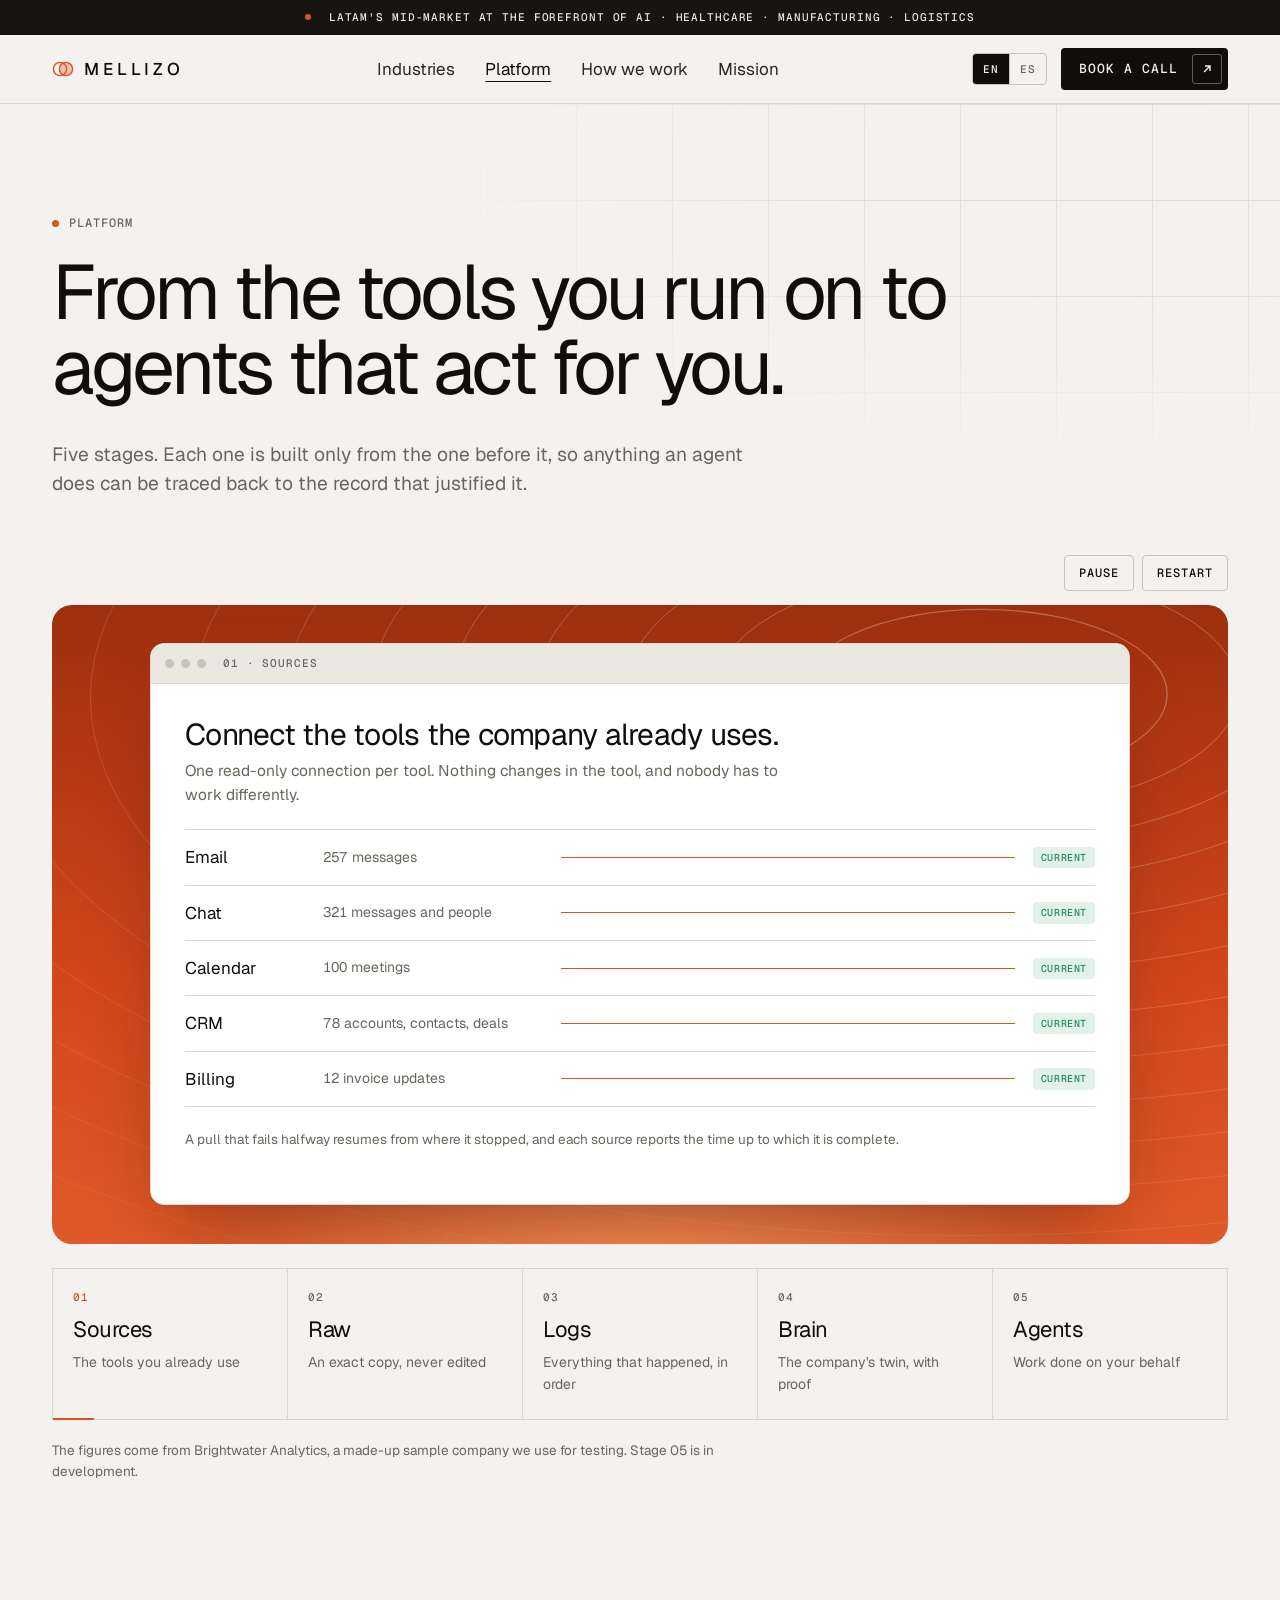
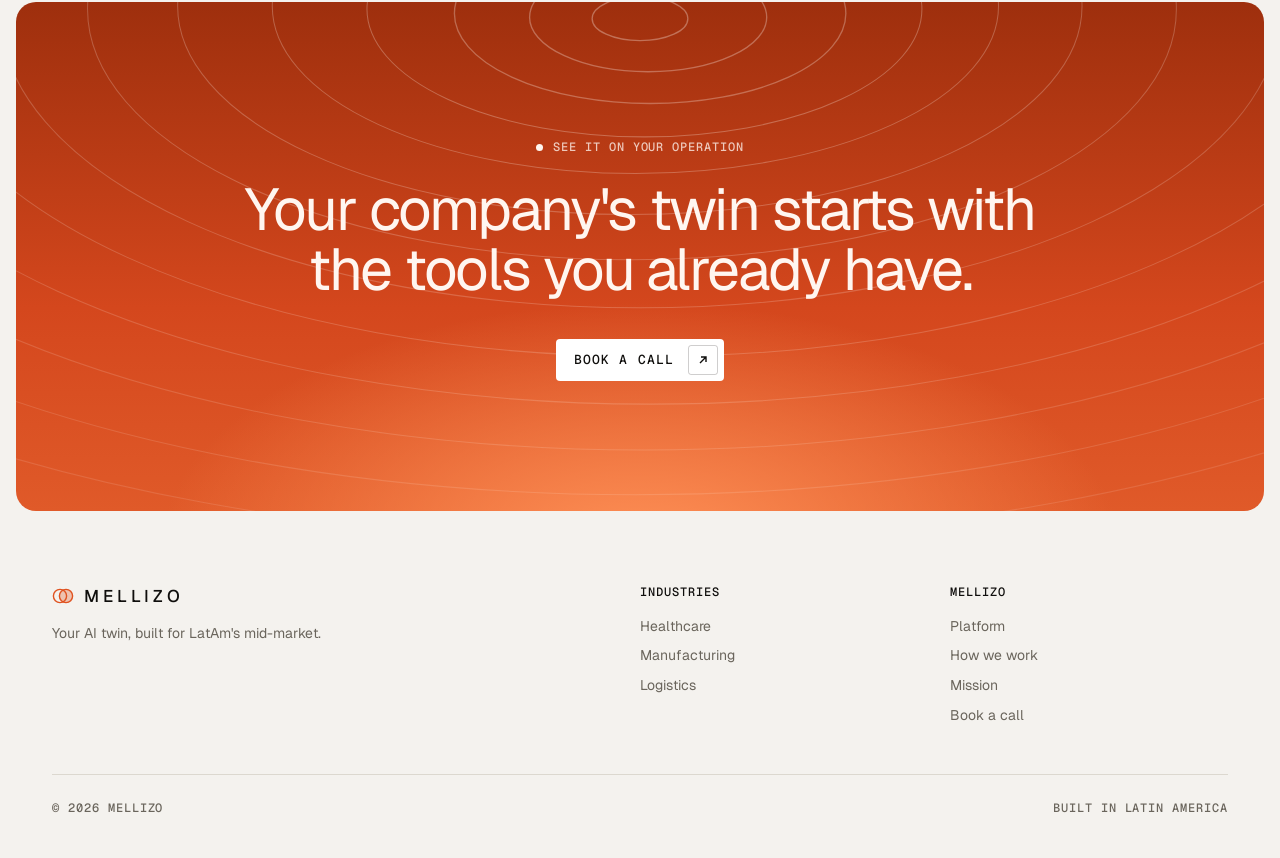
<file: platform.html>
<!doctype html>
<html lang="en" data-lang="en">
<head>
  <meta charset="utf-8">
  <meta name="viewport" content="width=device-width, initial-scale=1">
  <title data-en="Platform — Mellizo" data-es="Plataforma — Mellizo">Platform — Mellizo</title>
  <meta name="description"
        data-en="How Mellizo works: from the tools a company already uses to a living model of the company and agents that act on it."
        data-es="Cómo funciona Mellizo: de las herramientas que la empresa ya usa a un modelo vivo de la empresa y agentes que actúan sobre él."
        content="How Mellizo works: from the tools a company already uses to a living model of the company and agents that act on it.">
  <link rel="canonical" href="https://mellizoai.com/platform.html">
  <link rel="icon" href="data:image/svg+xml,%3Csvg xmlns=%27http://www.w3.org/2000/svg%27 viewBox=%270 0 22 22%27%3E%3Ccircle cx=%278%27 cy=%2711%27 r=%276.6%27 fill=%27none%27 stroke=%27%23e0521f%27 stroke-width=%271.8%27/%3E%3Ccircle cx=%2714%27 cy=%2711%27 r=%276.6%27 fill=%27%23e0521f%27 fill-opacity=%27.35%27 stroke=%27%23e0521f%27 stroke-width=%271.8%27/%3E%3C/svg%3E">
  <meta property="og:type" content="website">
  <meta property="og:site_name" content="Mellizo">
  <meta property="og:url" content="https://mellizoai.com/platform.html">
  <meta property="og:title" content="Platform — Mellizo">
  <meta property="og:description" content="How Mellizo works: from the tools a company already uses to a living model of the company and agents that act on it.">
  <meta name="twitter:card" content="summary">
  <link rel="preconnect" href="https://fonts.googleapis.com">
  <link rel="preconnect" href="https://fonts.gstatic.com" crossorigin>
  <link href="https://fonts.googleapis.com/css2?family=Geist:wght@300;400;500;600&family=Geist+Mono:wght@400;500&display=swap" rel="stylesheet">
  <script>
    (function () {
      var lang = null;
      try { lang = localStorage.getItem("mellizo-lang"); } catch (e) {}
      if (lang !== "en" && lang !== "es") lang = (navigator.language || "").toLowerCase().indexOf("es") === 0 ? "es" : "en";
      document.documentElement.setAttribute("data-lang", lang);
      document.documentElement.setAttribute("lang", lang);
    })();
  </script>
  <link rel="stylesheet" href="styles.css?v=7">
  <style>
    .page-hero { position: relative; padding-block: 104px 56px; overflow: hidden; }
    .page-hero .display { max-width: 12em; margin-bottom: 36px; font-size: clamp(42px, 6vw, 84px); }
    .page-hero .lead { max-width: 36em; }

    /* Animated walkthrough. Classes are prefixed d- so they cannot collide with shared styles. */
    .d-demo { padding-bottom: 120px; }
    .d-demo [hidden] { display: none !important; }
    .d-top { display: flex; justify-content: flex-end; gap: 8px; margin-bottom: 14px; }
    .d-ctl { font-family: var(--mono); font-size: 12px; font-weight: 500; letter-spacing: .08em; text-transform: uppercase; color: var(--ink); background: transparent; border: 1px solid var(--line-strong); border-radius: 4px; padding: 9px 14px; cursor: pointer; transition: transform .15s ease, border-color .15s ease; }
    .d-ctl:hover { transform: translateY(-1px); border-color: var(--ink); }
    .d-ctl[data-state="playing"] .d-when-paused, .d-ctl[data-state="paused"] .d-when-playing { display: none; }

    .d-stage { padding: clamp(14px, 3vw, 44px); }
    .d-stage .window { max-width: 980px; margin: 0 auto; }
    .d-stage .win-bar .mono { flex: 1; min-width: 0; white-space: nowrap; overflow: hidden; text-overflow: ellipsis; }
    .d-body { padding: clamp(18px, 3vw, 34px); min-height: 520px; }
    .d-scene { display: flex; flex-direction: column; gap: 22px; font-size: 16px; }
    .d-scene h2 { font-weight: 400; font-size: clamp(22px, 2.4vw, 30px); letter-spacing: -0.025em; line-height: 1.1; margin: 0; text-wrap: balance; }
    .d-say { margin: 8px 0 0; color: var(--muted); max-width: 62ch; font-size: 15.5px; }
    .d-note { color: var(--muted); font-size: 13.5px; margin: 0; }
    .d-num { font-variant-numeric: tabular-nums; }

    /* Elements are visible at rest and animate in only while a scene plays. */
    .d-scene.on .a { animation: d-rise .55s cubic-bezier(.2, .8, .2, 1) both; animation-delay: var(--d, 0s); }
    @keyframes d-rise { from { opacity: 0; transform: translateY(10px); } }
    .d-scene.on .d-grow { animation: d-grow .9s cubic-bezier(.2, .8, .2, 1) both; animation-delay: var(--d, 0s); }
    @keyframes d-grow { from { transform: scaleX(0); } }
    .d-scene.on .d-draw { animation: d-draw .7s ease-out both; animation-delay: var(--d, 0s); }
    @keyframes d-draw { from { stroke-dashoffset: 1; } }
    .d-paused .d-scene *, .d-paused .focal { animation-play-state: paused !important; }

    .d-sources { border-top: 1px solid var(--line); }
    .d-src { display: grid; grid-template-columns: 120px 220px 1fr auto; gap: 18px; align-items: center; padding: 14px 0; border-bottom: 1px solid var(--line); }
    .d-src b { font-weight: 400; font-size: 17px; }
    .d-src > span:not(.badge) { color: var(--muted); font-size: 14px; }
    .d-track { height: 1px; background: var(--line); position: relative; }
    .d-track i { position: absolute; inset: 0; background: var(--accent); transform-origin: left; }

    .d-two { display: grid; grid-template-columns: .9fr 1.1fr; gap: 28px; align-items: start; }
    .d-two > * { min-width: 0; }
    .d-big { font-weight: 400; font-size: clamp(44px, 6vw, 72px); letter-spacing: -0.045em; line-height: 1; }
    .d-big + .mono { color: var(--muted); margin: 8px 0 0; }
    .d-stack { display: flex; flex-direction: column; gap: 6px; margin-top: 18px; }
    .d-rec { display: flex; justify-content: space-between; gap: 12px; font-family: var(--mono); font-size: 12.5px; padding: 8px 12px; background: var(--bg-2); border-radius: 4px; color: var(--ink-2); }
    .d-rec em { font-style: normal; color: var(--muted); }
    .d-rec.d-dup { background: transparent; border: 1px dashed var(--line-strong); color: var(--muted); }
    .d-scene pre { margin: 0 0 10px; padding: 18px 20px; background: var(--bg); border: 1px solid var(--line); border-radius: 12px; font-family: var(--mono); font-size: 12.5px; line-height: 1.65; overflow-x: auto; color: var(--ink-2); }
    .d-scene pre b { font-weight: 500; color: var(--accent); }

    .d-tw { overflow-x: auto; border-top: 1px solid var(--line); }
    .d-tw table { width: 100%; border-collapse: collapse; font-size: 14.5px; min-width: 580px; }
    .d-tw th { text-align: left; font-family: var(--mono); font-weight: 500; text-transform: uppercase; letter-spacing: .08em; font-size: 10.5px; color: var(--muted); padding: 10px 14px 10px 0; border-bottom: 1px solid var(--line); white-space: nowrap; }
    .d-tw td { padding: 11px 14px 11px 0; border-bottom: 1px solid var(--line); vertical-align: top; }
    .d-tw td.t { font-family: var(--mono); font-size: 12px; color: var(--muted); white-space: nowrap; }
    .d-tw td.m { color: var(--muted); }
    .d-foot { display: flex; justify-content: space-between; gap: 14px; flex-wrap: wrap; align-items: center; }

    .d-graph { width: 100%; height: auto; }
    .d-graph line { stroke: var(--line-strong); stroke-width: 1.2; stroke-dasharray: 1; }
    .d-graph line.now { stroke: var(--ink); }
    .d-graph line.was { stroke: var(--faint); stroke-dasharray: .03 .03; }
    .d-graph .person { fill: var(--surface); stroke: var(--ink); stroke-width: 1.5; }
    .d-graph .org { fill: var(--ink); }
    .d-graph .deal { fill: var(--accent); }
    .d-graph text { font-family: var(--sans); font-size: 13px; fill: var(--ink); }
    .d-graph text.s { font-family: var(--mono); font-size: 10px; letter-spacing: .06em; fill: var(--muted); text-transform: uppercase; }
    .d-legend { display: flex; gap: 18px; flex-wrap: wrap; font-size: 13px; color: var(--muted); align-items: center; }
    .d-legend > span { display: inline-flex; align-items: center; gap: 7px; }
    .d-legend i { width: 10px; height: 10px; display: inline-block; }
    .d-legend .p { border-radius: 50%; border: 1.5px solid var(--ink); }
    .d-legend .o { background: var(--ink); }
    .d-legend .d { background: var(--accent); transform: rotate(45deg); }
    .d-proof { display: grid; grid-template-columns: repeat(3, 1fr); border-top: 1px solid var(--line); border-left: 1px solid var(--line); }
    .d-proof > div { border-right: 1px solid var(--line); border-bottom: 1px solid var(--line); padding: 14px 16px 16px; min-width: 0; }
    .d-proof .label { margin: 0; }
    .d-proof p:not(.label) { margin: 8px 0 0; font-size: 14px; overflow-wrap: anywhere; }
    .d-proof code, .d-logrow code { font-family: var(--mono); font-size: 12px; color: var(--muted); }

    .d-task { background: var(--bg); border: 1px solid var(--line); border-radius: 12px; padding: 18px 20px 20px; }
    .d-task .label { margin: 0; }
    .d-task p:not(.label) { margin: 10px 0 0; font-size: 15px; }
    .d-steps { list-style: none; margin: 0; padding: 0; border-top: 1px solid var(--line); }
    .d-steps li { display: grid; grid-template-columns: 22px 1fr; gap: 12px; padding: 11px 0; border-bottom: 1px solid var(--line); }
    .d-steps svg { margin-top: 3px; color: var(--ok); }
    .d-steps b { font-weight: 500; display: block; font-size: 15px; }
    .d-steps span { color: var(--muted); font-size: 14px; }
    .d-logrow { display: flex; flex-wrap: wrap; gap: 10px 14px; align-items: center; padding: 12px 14px; border: 1px solid var(--line-strong); border-radius: 4px; font-size: 14px; }
    .b-agent { color: var(--accent); background: color-mix(in srgb, var(--accent) 13%, transparent); }

    .d-stepper { display: grid; grid-template-columns: repeat(5, 1fr); border-top: 1px solid var(--line); border-left: 1px solid var(--line); margin-top: 24px; }
    .d-step { position: relative; text-align: left; font: inherit; color: var(--ink); background: transparent; border: 0; border-right: 1px solid var(--line); border-bottom: 1px solid var(--line); padding: 20px 20px 24px; cursor: pointer; min-width: 0; display: flex; flex-direction: column; gap: 6px; transition: background .15s ease; }
    .d-step:hover { background: var(--bg-2); }
    .d-step small { font-family: var(--mono); font-weight: 500; letter-spacing: .08em; font-size: 11px; color: var(--muted); }
    .d-step b { font-weight: 400; font-size: 22px; letter-spacing: -0.02em; }
    .d-step > span { color: var(--muted); font-size: 14px; }
    .d-step[aria-current="step"] small { color: var(--accent); }
    .d-fill { position: absolute; left: 0; bottom: -1px; height: 2px; width: 0; background: var(--accent); }
    .d-fine { color: var(--muted); font-size: 13.5px; margin: 20px 0 0; max-width: 80ch; }

    @media (max-width: 1000px) {
      .page-hero { padding-block: 72px 40px; }
      .d-two { grid-template-columns: 1fr; gap: 20px; }
      .d-stepper { grid-template-columns: 1fr 1fr; }
      .d-proof { grid-template-columns: 1fr; }
      .d-body { min-height: 0; }
      .d-demo { padding-bottom: 88px; }
      .d-src { grid-template-columns: 110px 1fr auto; }
      .d-track { display: none; }
    }
    @media (max-width: 640px) {
      .d-stepper { grid-template-columns: 1fr; }
      .d-step > span { display: none; }
      .d-src { grid-template-columns: 1fr auto; gap: 4px 12px; }
      .d-src > span:not(.badge) { grid-column: 1; }
      .d-src .badge { grid-row: 1; grid-column: 2; }
    }
    @media (prefers-reduced-motion: reduce) { .d-ctl, .d-step { transition: none; } }
  </style>
</head>
<body>

<div class="announce mono">
  <span class="dot" aria-hidden="true"></span>
  <span data-l="en">LatAm's mid-market at the forefront of AI · Healthcare · Manufacturing · Logistics</span>
  <span data-l="es">La empresa mediana a la vanguardia de la IA · Salud · Manufactura · Logística</span>
</div>

<header class="site">
  <div class="wrap nav">
    <a class="logo" href="./" aria-label="Mellizo home">
      <svg width="22" height="22" viewBox="0 0 22 22" aria-hidden="true"><circle cx="8" cy="11" r="6.6" fill="none" stroke="currentColor" stroke-width="1.4"/><circle cx="14" cy="11" r="6.6" fill="currentColor" fill-opacity=".3" stroke="currentColor" stroke-width="1.4"/></svg>
      Mellizo
    </a>
    <nav class="nav-links">
      <a href="industries.html"><span data-l="en">Industries</span><span data-l="es">Industrias</span></a>
      <a href="platform.html" aria-current="page"><span data-l="en">Platform</span><span data-l="es">Plataforma</span></a>
      <a href="./#how"><span data-l="en">How we work</span><span data-l="es">Cómo trabajamos</span></a>
      <a href="./#mission"><span data-l="en">Mission</span><span data-l="es">Misión</span></a>
    </nav>
    <div class="nav-right">
      <div class="lang" role="group" aria-label="Language / Idioma">
        <button type="button" data-set-lang="en" aria-pressed="true">EN</button>
        <button type="button" data-set-lang="es" aria-pressed="false">ES</button>
      </div>
      <a class="btn" href="https://cal.com/tomas-ploquin-ebghp6/30min" data-book>
        <span data-l="en">Book a call</span><span data-l="es">Agendar</span>
        <span class="ic" aria-hidden="true"><svg width="12" height="12" viewBox="0 0 12 12"><path d="M3 9 9 3M4 3h5v5" fill="none" stroke="currentColor" stroke-width="1.4"/></svg></span>
      </a>
    </div>
  </div>
</header>

<main>

  <!-- ================= Hero ================= -->
  <section class="page-hero">
    <div class="gridbg" aria-hidden="true"></div>
    <div class="wrap" style="position:relative">
      <p class="label mono"><span data-l="en">Platform</span><span data-l="es">Plataforma</span></p>
      <h1 class="display">
        <span data-l="en">From the tools you run on to agents that act for you.</span><span data-l="es">De las herramientas que ya usas a agentes que actúan por ti.</span>
      </h1>
      <p class="lead">
        <span data-l="en">Five stages. Each one is built only from the one before it, so anything an agent does can be traced back to the record that justified it.</span><span data-l="es">Cinco etapas. Cada una se construye solo a partir de la anterior, así que todo lo que hace un agente se puede rastrear hasta el registro que lo justificó.</span>
      </p>
    </div>
  </section>

  <!-- ================= Animated walkthrough ================= -->
  <section class="wrap d-demo" id="demo">
    <div class="d-top">
      <button class="d-ctl" id="d-toggle" type="button" data-state="playing"><span class="d-when-playing"><span data-l="en">Pause</span><span data-l="es">Pausar</span></span><span class="d-when-paused"><span data-l="en">Play</span><span data-l="es">Reproducir</span></span></button>
      <button class="d-ctl" id="d-restart" type="button"><span data-l="en">Restart</span><span data-l="es">Reiniciar</span></button>
    </div>

    <div class="stage d-stage">
      <svg class="contours" viewBox="0 0 1200 700" preserveAspectRatio="xMidYMin slice" aria-hidden="true" data-contours="940,90"></svg>
      <div class="window">
        <div class="win-bar">
          <i></i><i></i><i></i>
          <span class="mono"><span data-l="en" id="d-title-en">01 · Sources</span><span data-l="es" id="d-title-es">01 · Fuentes</span></span>
          <span class="badge b-pilot" id="d-planned" hidden><span data-l="en">In development</span><span data-l="es">En desarrollo</span></span>
        </div>
        <div class="d-body" aria-live="polite">

        <section class="d-scene" data-title-en="01 · Sources" data-title-es="01 · Fuentes" data-dur="7500">
          <div class="a">
            <h2><span data-l="en">Connect the tools the company already uses.</span><span data-l="es">Conecta las herramientas que la empresa ya usa.</span></h2>
            <p class="d-say" data-l="en">One read-only connection per tool. Nothing changes in the tool, and nobody has to work differently.</p><p class="d-say" data-l="es">Una conexión de solo lectura por herramienta. Nada cambia en la herramienta y nadie tiene que trabajar distinto.</p>
          </div>
          <div class="d-sources">
            <div class="d-src a" style="--d:0.5s"><b><span data-l="en">Email</span><span data-l="es">Correo</span></b><span class="d-num"><span data-l="en">257 messages</span><span data-l="es">257 mensajes</span></span><div class="d-track"><i class="d-grow" style="--d:0.8s"></i></div><span class="badge b-auto a" style="--d:1.6s"><span data-l="en">Current</span><span data-l="es">Al día</span></span></div>
            <div class="d-src a" style="--d:0.9s"><b><span data-l="en">Chat</span><span data-l="es">Chat</span></b><span class="d-num"><span data-l="en">321 messages and people</span><span data-l="es">321 mensajes y personas</span></span><div class="d-track"><i class="d-grow" style="--d:1.2s"></i></div><span class="badge b-auto a" style="--d:2.0s"><span data-l="en">Current</span><span data-l="es">Al día</span></span></div>
            <div class="d-src a" style="--d:1.3s"><b><span data-l="en">Calendar</span><span data-l="es">Calendario</span></b><span class="d-num"><span data-l="en">100 meetings</span><span data-l="es">100 reuniones</span></span><div class="d-track"><i class="d-grow" style="--d:1.6s"></i></div><span class="badge b-auto a" style="--d:2.4s"><span data-l="en">Current</span><span data-l="es">Al día</span></span></div>
            <div class="d-src a" style="--d:1.7s"><b><span data-l="en">CRM</span><span data-l="es">CRM</span></b><span class="d-num"><span data-l="en">78 accounts, contacts, deals</span><span data-l="es">78 cuentas, contactos y negocios</span></span><div class="d-track"><i class="d-grow" style="--d:2.0s"></i></div><span class="badge b-auto a" style="--d:2.8s"><span data-l="en">Current</span><span data-l="es">Al día</span></span></div>
            <div class="d-src a" style="--d:2.1s"><b><span data-l="en">Billing</span><span data-l="es">Facturación</span></b><span class="d-num"><span data-l="en">12 invoice updates</span><span data-l="es">12 actualizaciones de facturas</span></span><div class="d-track"><i class="d-grow" style="--d:2.4s"></i></div><span class="badge b-auto a" style="--d:3.2s"><span data-l="en">Current</span><span data-l="es">Al día</span></span></div>
          </div>
          <p class="d-note a" data-l="en" style="--d:3.8s">A pull that fails halfway resumes from where it stopped, and each source reports the time up to which it is complete.</p><p class="d-note a" data-l="es" style="--d:3.8s">Si una carga falla a la mitad, se reanuda donde quedó, y cada fuente informa hasta qué momento está completa.</p>
        </section>

        <section class="d-scene" data-title-en="02 · Raw records" data-title-es="02 · Datos crudos" data-dur="8500" hidden>
          <div class="a">
            <h2><span data-l="en">Keep an exact copy of everything, forever.</span><span data-l="es">Guarda una copia exacta de todo, para siempre.</span></h2>
            <p class="d-say" data-l="en">Each record is stored exactly as the tool gave it and is never edited. When a deal changes, the new version is added beside the old one.</p><p class="d-say" data-l="es">Cada registro se guarda tal como lo entregó la herramienta y nunca se edita. Cuando un negocio cambia, la nueva versión se agrega junto a la anterior.</p>
          </div>
          <div class="d-two">
            <div>
              <div class="d-big d-num a" style="--d:.4s"><span data-count="768" data-at="500">768</span></div>
              <p class="mono a" style="--d:.4s"><span data-l="en">Raw records stored</span><span data-l="es">Registros crudos guardados</span></p>
              <div class="d-stack">
                <div class="d-rec a" style="--d:1s"><span>message:m-0142</span><em><span data-l="en">email</span><span data-l="es">correo</span></em></div>
                <div class="d-rec a" style="--d:1.4s"><span>event:cal-0031</span><em><span data-l="en">calendar</span><span data-l="es">calendario</span></em></div>
                <div class="d-rec a" style="--d:1.8s"><span>deal:D-1002</span><em>crm</em></div>
                <div class="d-rec a" style="--d:2.2s"><span>invoice:INV-2003</span><em><span data-l="en">billing</span><span data-l="es">facturación</span></em></div>
                <div class="d-rec d-dup a" style="--d:3.4s"><span>deal:D-1002, <span data-l="en">same content</span><span data-l="es">mismo contenido</span></span><em><span data-l="en">skipped</span><span data-l="es">omitido</span></em></div>
              </div>
            </div>
            <div class="a" style="--d:2.6s">
          <pre>{
  "id": "D-1002",
  "kind": "deal",
  "name": "Castellan Logistics - Forecasting Add-on",
  "stage": <b>"proposal"</b>,
  "amount": 49000,
  "owner_email": <b>"ana.kovac@brightwater.test"</b>,
  "updated_at": "2026-09-13T08:33:00Z"
}</pre>
              <p class="d-note" data-l="en">Version 3 of 5 of this deal. All five are kept.</p><p class="d-note" data-l="es">Versión 3 de 5 de este negocio. Se conservan las cinco.</p>
            </div>
          </div>
        </section>

        <section class="d-scene" data-title-en="03 · Logs" data-title-es="03 · Bitácora" data-dur="9500" hidden>
          <div class="a">
            <h2><span data-l="en">Turn every record into something that happened.</span><span data-l="es">Convierte cada registro en algo que ocurrió.</span></h2>
            <p class="d-say" data-l="en">One row per event: who did what, to what, when. Email, chat, CRM and billing land in one timeline, in the same shape.</p><p class="d-say" data-l="es">Una fila por evento: quién hizo qué, sobre qué y cuándo. Correo, chat, CRM y facturación quedan en una sola línea de tiempo, con la misma forma.</p>
          </div>
          <div class="d-tw">
            <table>
              <thead><tr><th><span data-l="en">When (UTC)</span><span data-l="es">Cuándo (UTC)</span></th><th><span data-l="en">Event</span><span data-l="es">Evento</span></th><th><span data-l="en">Who</span><span data-l="es">Quién</span></th><th><span data-l="en">About</span><span data-l="es">Sobre</span></th></tr></thead>
              <tbody>
                <tr class="a" style="--d:0.6s"><td class="t">10-09 11:21</td><td><span data-l="en">email sent</span><span data-l="es">correo enviado</span></td><td>Yuki Tanaka</td><td class="m">Northwind Traders - Analytics Platform: won</td></tr>
                <tr class="a" style="--d:1.3s"><td class="t">10-09 13:21</td><td><span data-l="en">crm deal observed</span><span data-l="es">negocio observado en CRM</span></td><td>Yuki Tanaka</td><td class="m"><span data-l="en">stage = won, USD 107,100</span><span data-l="es">etapa = ganado, USD 107,100</span></td></tr>
                <tr class="a" style="--d:2s"><td class="t">10-09 13:31</td><td><span data-l="en">chat message posted</span><span data-l="es">mensaje de chat publicado</span></td><td>Yuki Tanaka</td><td class="m">Moved Northwind Traders - Analytics Platform to won.</td></tr>
                <tr class="a" style="--d:2.7s"><td class="t">10-10 00:21</td><td><span data-l="en">email sent</span><span data-l="es">correo enviado</span></td><td>Helen Park</td><td class="m">Re: Northwind Traders - Analytics Platform: won</td></tr>
                <tr class="a" style="--d:3.4s"><td class="t">10-11 13:21</td><td><span data-l="en">email sent</span><span data-l="es">correo enviado</span></td><td>Luca Ferri</td><td class="m">Onboarding Northwind Traders: step 1</td></tr>
                <tr class="a" style="--d:4.1s"><td class="t">10-12 13:21</td><td><span data-l="en">billing invoice observed</span><span data-l="es">factura observada</span></td><td>Northwind Traders</td><td class="m"><span data-l="en">USD 107,100, issued</span><span data-l="es">USD 107,100, emitida</span></td></tr>
              </tbody>
            </table>
          </div>
          <div class="d-foot a" style="--d:5s">
            <span class="d-note"><span data-l="en">Six of <span class="d-num" data-count="768" data-at="5000">768</span> events. One deal won, seen from four tools.</span><span data-l="es">Seis de <span class="d-num" data-count="768" data-at="5000">768</span> eventos. Un negocio ganado, visto desde cuatro herramientas.</span></span>
            <span class="badge b-map"><span data-l="en">Append-only: rows are added, never changed</span><span data-l="es">Solo se agrega: las filas nunca se modifican</span></span>
          </div>
        </section>

        <section class="d-scene" data-title-en="04 · Brain" data-title-es="04 · Cerebro" data-dur="12000" hidden>
          <div class="a">
            <h2><span data-l="en">Build the company's twin from the log.</span><span data-l="es">Construye el mellizo de la empresa a partir de la bitácora.</span></h2>
            <p class="d-say" data-l="en">People, organizations and deals, how they connect, and how that changed over time. Here: <span class="d-num" data-count="81" data-at="600">81</span> things, <span class="d-num" data-count="79" data-at="600">79</span> connections, <span class="d-num" data-count="118" data-at="600">118</span> facts.</p><p class="d-say" data-l="es">Personas, organizaciones y negocios, cómo se conectan y cómo eso cambió con el tiempo. Aquí: <span class="d-num" data-count="81" data-at="600">81</span> elementos, <span class="d-num" data-count="79" data-at="600">79</span> conexiones, <span class="d-num" data-count="118" data-at="600">118</span> hechos.</p>
          </div>
          <svg class="d-graph" viewBox="0 0 760 330" role="img" aria-label="Brightwater Analytics network">
            <line class="d-draw" pathLength="1" style="--d:1.4s" x1="150" y1="130" x2="380" y2="48"/>
            <line class="d-draw" pathLength="1" style="--d:1.6s" x1="380" y1="130" x2="380" y2="48"/>
            <line class="d-draw" pathLength="1" style="--d:1.8s" x1="610" y1="130" x2="380" y2="48"/>
            <line class="d-draw now" pathLength="1" style="--d:3s" x1="150" y1="130" x2="150" y2="222"/>
            <line class="d-draw" pathLength="1" style="--d:3.4s" x1="150" y1="222" x2="150" y2="296"/>
            <line class="d-draw" pathLength="1" style="--d:3.8s" x1="300" y1="296" x2="150" y2="296"/>
            <line class="was a" pathLength="1" style="--d:5s" x1="610" y1="130" x2="500" y2="222"/>
            <line class="d-draw now" pathLength="1" style="--d:6.2s" x1="380" y1="130" x2="500" y2="222"/>
            <line class="d-draw" pathLength="1" style="--d:4.2s" x1="500" y1="222" x2="500" y2="296"/>
            <g class="a" style="--d:0.8s"><rect class="org" x="372" y="40" width="16" height="16"/><text x="398" y="53">Brightwater Analytics</text></g>
            <g class="a" style="--d:1.1s"><circle class="person" cx="150" cy="130" r="8"/><text x="166" y="135">Yuki Tanaka</text></g>
            <g class="a" style="--d:1.3s"><circle class="person" cx="380" cy="130" r="8"/><text x="396" y="126">Ana Kovac</text></g>
            <g class="a" style="--d:1.5s"><circle class="person" cx="610" cy="130" r="8"/><text x="626" y="135">Marcus Bell</text></g>
            <g class="a" style="--d:2.6s"><rect class="deal" x="143" y="215" width="14" height="14" transform="rotate(45 150 222)"/><text x="168" y="227">Analytics Platform</text></g>
            <g class="a" style="--d:3.2s"><rect class="org" x="142" y="288" width="16" height="16"/><text x="150" y="324" text-anchor="middle">Northwind Traders</text></g>
            <g class="a" style="--d:3.6s"><circle class="person" cx="300" cy="296" r="8"/><text x="316" y="301">Helen Park</text></g>
            <g class="a" style="--d:4.6s"><rect class="deal" x="493" y="215" width="14" height="14" transform="rotate(45 500 222)"/><text x="518" y="227">Forecasting Add-on</text></g>
            <g class="a" style="--d:4.4s"><rect class="org" x="492" y="288" width="16" height="16"/><text x="518" y="301">Castellan Logistics</text></g>
            <text class="s a" data-l="en" style="--d:5.2s" x="574" y="182">owned until 13 Sep</text><text class="s a" data-l="es" style="--d:5.2s" x="574" y="182">dueño hasta el 13 sep</text>
            <text class="s a" data-l="en" style="--d:6.6s" x="424" y="182" text-anchor="end">owns since 13 Sep</text><text class="s a" data-l="es" style="--d:6.6s" x="424" y="182" text-anchor="end">dueña desde el 13 sep</text>
          </svg>
          <div class="d-legend a" style="--d:2s">
            <span><i class="p"></i><span data-l="en">Person</span><span data-l="es">Persona</span></span><span><i class="o"></i><span data-l="en">Organization</span><span data-l="es">Organización</span></span><span><i class="d"></i><span data-l="en">Deal</span><span data-l="es">Negocio</span></span>
            <span data-l="en">Dotted line: was true, no longer is</span><span data-l="es">Línea punteada: fue cierto, ya no lo es</span>
          </div>
          <div class="d-proof">
            <div class="a" style="--d:7.6s"><p class="label mono"><span data-l="en">Claim</span><span data-l="es">Afirmación</span></p><p data-l="en">Ana Kovac owns the Castellan deal since 13 Sep.</p><p data-l="es">Ana Kovac es dueña del negocio de Castellan desde el 13 sep.</p></div>
            <div class="a" style="--d:8.4s"><p class="label mono"><span data-l="en">Proved by event</span><span data-l="es">Probado por el evento</span></p><p><span data-l="en">crm deal observed</span><span data-l="es">negocio observado en CRM</span><br><code>2026-09-13 08:33 UTC</code></p></div>
            <div class="a" style="--d:9.2s"><p class="label mono"><span data-l="en">From raw record</span><span data-l="es">Del registro crudo</span></p><p><code>crm · deal:D-1002 · <span data-l="en">version 3</span><span data-l="es">versión 3</span></code></p></div>
          </div>
        </section>

        <section class="d-scene" data-title-en="05 · Agents" data-title-es="05 · Agentes" data-dur="12500" data-planned="1" hidden>
          <div class="a">
            <h2><span data-l="en">Let agents act, with the whole company as context.</span><span data-l="es">Deja que los agentes actúen, con toda la empresa como contexto.</span></h2>
            <p class="d-say" data-l="en">Each agent runs in its own isolated sandbox, reads the brain, asks before anything that matters, and writes what it did back into the same log.</p><p class="d-say" data-l="es">Cada agente corre en su propio entorno aislado, lee el cerebro, pregunta antes de hacer algo importante y deja registrado lo que hizo en la misma bitácora.</p>
          </div>
          <div class="d-two">
            <div class="d-task a" style="--d:.6s">
              <p class="label mono"><span data-l="en">Task</span><span data-l="es">Tarea</span></p>
              <p data-l="en">Invoice INV-2003 for USD 26,100 is billed to "NWT Holdings". No customer has that name. Find out who it belongs to.</p><p data-l="es">La factura INV-2003 por USD 26,100 está a nombre de "NWT Holdings". Ningún cliente se llama así. Averigua de quién es.</p>
            </div>
            <ol class="d-steps">
              <li class="a" style="--d:1.6s"><svg width="18" height="18" viewBox="0 0 18 18" aria-hidden="true"><path d="M3.5 9.5l3.5 3.5 7.5-8" fill="none" stroke="currentColor" stroke-width="1.8"/></svg><div><b><span data-l="en">Reads the brain</span><span data-l="es">Lee el cerebro</span></b><span data-l="en">The invoice is real and paid, but linked to an organization nothing else mentions.</span><span data-l="es">La factura es real y está pagada, pero está ligada a una organización que nada más menciona.</span></div></li>
              <li class="a" style="--d:3.2s"><svg width="18" height="18" viewBox="0 0 18 18" aria-hidden="true"><path d="M3.5 9.5l3.5 3.5 7.5-8" fill="none" stroke="currentColor" stroke-width="1.8"/></svg><div><b><span data-l="en">Searches the log</span><span data-l="es">Busca en la bitácora</span></b><span data-l="en">Three invoices went out within two hours on 28 Sep, totalling USD 104,400.</span><span data-l="es">El 28 sep salieron tres facturas en dos horas, por un total de USD 104,400.</span></div></li>
              <li class="a" style="--d:4.8s"><svg width="18" height="18" viewBox="0 0 18 18" aria-hidden="true"><path d="M3.5 9.5l3.5 3.5 7.5-8" fill="none" stroke="currentColor" stroke-width="1.8"/></svg><div><b><span data-l="en">Finds the match</span><span data-l="es">Encuentra la coincidencia</span></b><span data-l="en">That is exactly the value of a Northwind Traders deal, and the other two invoices are Northwind's.</span><span data-l="es">Es exactamente el valor de un negocio de Northwind Traders, y las otras dos facturas son de Northwind.</span></div></li>
              <li class="a" style="--d:6.4s"><svg width="18" height="18" viewBox="0 0 18 18" aria-hidden="true"><path d="M3.5 9.5l3.5 3.5 7.5-8" fill="none" stroke="currentColor" stroke-width="1.8"/></svg><div><b><span data-l="en">Asks before acting</span><span data-l="es">Pregunta antes de actuar</span></b><span data-l="en">Proposes that NWT Holdings is Northwind Traders. Grace Liu, Controller, approves.</span><span data-l="es">Propone que NWT Holdings es Northwind Traders. Grace Liu, Controller, lo aprueba.</span></div></li>
            </ol>
          </div>
          <div class="d-logrow a" style="--d:8.2s">
            <span class="badge b-agent"><span data-l="en">Agent</span><span data-l="es">Agente</span></span>
            <span data-l="en">organization matched: NWT Holdings is Northwind Traders</span><span data-l="es">organización identificada: NWT Holdings es Northwind Traders</span>
            <code><span data-l="en">caused by invoice:INV-2003 · approved by Grace Liu</span><span data-l="es">causado por invoice:INV-2003 · aprobado por Grace Liu</span></code>
          </div>
          <p class="d-note a" data-l="en" style="--d:9.2s">The action becomes a row in the log like any other, so the brain updates and the next agent starts from it.</p><p class="d-note a" data-l="es" style="--d:9.2s">La acción queda como una fila más en la bitácora, así el cerebro se actualiza y el siguiente agente parte de ahí.</p>
        </section>

        </div>
      </div>
    </div>

    <div class="d-stepper">
      <button class="d-step" type="button"><small>01</small><b><span data-l="en">Sources</span><span data-l="es">Fuentes</span></b><span data-l="en">The tools you already use</span><span data-l="es">Las herramientas que ya usas</span><i class="d-fill"></i></button>
      <button class="d-step" type="button"><small>02</small><b><span data-l="en">Raw</span><span data-l="es">Datos crudos</span></b><span data-l="en">An exact copy, never edited</span><span data-l="es">Una copia exacta, nunca editada</span><i class="d-fill"></i></button>
      <button class="d-step" type="button"><small>03</small><b><span data-l="en">Logs</span><span data-l="es">Bitácora</span></b><span data-l="en">Everything that happened, in order</span><span data-l="es">Todo lo que ocurrió, en orden</span><i class="d-fill"></i></button>
      <button class="d-step" type="button"><small>04</small><b><span data-l="en">Brain</span><span data-l="es">Cerebro</span></b><span data-l="en">The company's twin, with proof</span><span data-l="es">El mellizo de la empresa, con pruebas</span><i class="d-fill"></i></button>
      <button class="d-step" type="button"><small>05</small><b><span data-l="en">Agents</span><span data-l="es">Agentes</span></b><span data-l="en">Work done on your behalf</span><span data-l="es">Trabajo hecho en tu nombre</span><i class="d-fill"></i></button>
    </div>

    <p class="d-fine" data-l="en">The figures come from Brightwater Analytics, a made-up sample company we use for testing. Stage 05 is in development.</p><p class="d-fine" data-l="es">Las cifras vienen de Brightwater Analytics, una empresa ficticia que usamos para pruebas. La etapa 05 está en desarrollo.</p>
  </section>

  <!-- ================= CTA ================= -->
  <div class="closing">
    <section class="stage" id="contact">
      <svg class="contours" viewBox="0 0 1200 700" preserveAspectRatio="xMidYMin slice" aria-hidden="true" data-contours="600,10"></svg>
      <div class="wrap closing-inner">
        <p class="label mono"><span data-l="en">See it on your operation</span><span data-l="es">Míralo en tu operación</span></p>
        <h2 class="title">
          <span data-l="en">Your company's twin starts with the tools you already have.</span><span data-l="es">El mellizo de tu empresa empieza con las herramientas que ya tienes.</span>
        </h2>
        <a class="btn btn-light" href="https://cal.com/tomas-ploquin-ebghp6/30min" data-book>
          <span data-l="en">Book a call</span><span data-l="es">Agenda una llamada</span>
          <span class="ic" aria-hidden="true"><svg width="12" height="12" viewBox="0 0 12 12"><path d="M3 9 9 3M4 3h5v5" fill="none" stroke="currentColor" stroke-width="1.4"/></svg></span>
        </a>
      </div>
    </section>
  </div>
</main>

<footer class="site">
  <div class="wrap">
    <div class="foot-grid">
      <div>
        <a class="logo" href="./" aria-label="Mellizo home">
          <svg width="22" height="22" viewBox="0 0 22 22" aria-hidden="true"><circle cx="8" cy="11" r="6.6" fill="none" stroke="currentColor" stroke-width="1.4"/><circle cx="14" cy="11" r="6.6" fill="currentColor" fill-opacity=".3" stroke="currentColor" stroke-width="1.4"/></svg>
          <span style="color:var(--ink)">Mellizo</span>
        </a>
        <p><span data-l="en">Your AI twin, built for LatAm's mid-market.</span><span data-l="es">Tu mellizo de IA, hecho para la empresa mediana latinoamericana.</span></p>
      </div>
      <div>
        <h4 class="mono"><span data-l="en">Industries</span><span data-l="es">Industrias</span></h4>
        <ul>
          <li><a href="industries.html#healthcare"><span data-l="en">Healthcare</span><span data-l="es">Salud</span></a></li>
          <li><a href="industries.html#manufacturing"><span data-l="en">Manufacturing</span><span data-l="es">Manufactura</span></a></li>
          <li><a href="industries.html#logistics"><span data-l="en">Logistics</span><span data-l="es">Logística</span></a></li>
        </ul>
      </div>
      <div>
        <h4 class="mono">Mellizo</h4>
        <ul>
          <li><a href="platform.html"><span data-l="en">Platform</span><span data-l="es">Plataforma</span></a></li>
          <li><a href="./#how"><span data-l="en">How we work</span><span data-l="es">Cómo trabajamos</span></a></li>
          <li><a href="./#mission"><span data-l="en">Mission</span><span data-l="es">Misión</span></a></li>
          <li><a href="https://cal.com/tomas-ploquin-ebghp6/30min" data-book><span data-l="en">Book a call</span><span data-l="es">Agendar llamada</span></a></li>
        </ul>
      </div>
    </div>
    <div class="foot-bottom mono">
      <span>© <span id="year">2026</span> Mellizo</span>
      <span><span data-l="en">Built in Latin America</span><span data-l="es">Hecho en Latinoamérica</span></span>
    </div>
  </div>
</footer>

<script src="site.js?v=7"></script>
<script src="platform.js?v=1"></script>
</body>
</html>
</file>
<file: styles.css>
/* ==========================================================================
   Mellizo — shared styles
   ========================================================================== */

:root {
  --bg: #f4f2ee;
  --bg-2: #ebe8e2;
  --surface: #ffffff;
  --ink: #0f0e0c;
  --ink-2: #2a2824;
  --muted: #6a655c;
  --faint: #a9a399;
  --line: #dcd8cf;
  --line-strong: #c9c4b9;
  --accent: #e0521f;
  --ok: #1f8a5b;
  --pilot: #b7791f;

  /* Brand band — identical in light and dark */
  --brand: #d4471d;
  --brand-deep: #9e2f0d;
  --brand-glow: #ff9157;
  --on-brand: #fff6f0;
  --on-brand-muted: rgba(255, 246, 240, 0.76);

  --tile-ink: #171512;
  --tile-sand: #d9cfc0;

  --max: 1240px;
  --radius: 20px;
  --mono: "Geist Mono", ui-monospace, SFMono-Regular, Menlo, monospace;
  --sans: "Geist", system-ui, -apple-system, "Segoe UI", sans-serif;
}
@media (prefers-color-scheme: dark) {
  :root:not([data-theme="light"]) {
    --bg: #0d0c0b;
    --bg-2: #161513;
    --surface: #181715;
    --ink: #f3f0ea;
    --ink-2: #d6d1c8;
    --muted: #a19b90;
    --faint: #6a655c;
    --line: #2a2825;
    --line-strong: #3a3733;
    --accent: #ff6a3d;
    --ok: #4cc38a;
    --pilot: #e0a64a;
    --tile-sand: #3a332b;
  }
}
:root[data-theme="dark"] {
  --bg: #0d0c0b;
  --bg-2: #161513;
  --surface: #181715;
  --ink: #f3f0ea;
  --ink-2: #d6d1c8;
  --muted: #a19b90;
  --faint: #6a655c;
  --line: #2a2825;
  --line-strong: #3a3733;
  --accent: #ff6a3d;
  --ok: #4cc38a;
  --pilot: #e0a64a;
  --tile-sand: #3a332b;
}

/* Language switching: show only the active language. */
html[data-lang="en"] [data-l="es"],
html[data-lang="es"] [data-l="en"] { display: none !important; }

* { box-sizing: border-box; }
html { -webkit-text-size-adjust: 100%; scroll-behavior: smooth; scroll-padding-top: 80px; }
@media (prefers-reduced-motion: reduce) { html { scroll-behavior: auto; } }
body {
  margin: 0;
  background: var(--bg);
  color: var(--ink);
  font-family: var(--sans);
  font-size: 17px;
  line-height: 1.55;
  -webkit-font-smoothing: antialiased;
  text-rendering: optimizeLegibility;
}
a { color: inherit; }
img, svg { display: block; }
.wrap { max-width: var(--max); margin: 0 auto; padding-inline: 32px; }
a:focus-visible, button:focus-visible { outline: 2px solid var(--accent); outline-offset: 3px; }

/* ---------- Type primitives ---------- */
.mono {
  font-family: var(--mono); font-size: 12px; font-weight: 500;
  letter-spacing: 0.08em; text-transform: uppercase;
}
.label { display: inline-flex; align-items: center; gap: 10px; color: var(--muted); margin: 0 0 22px; }
.label::before { content: ""; width: 7px; height: 7px; border-radius: 50%; background: var(--accent); flex-shrink: 0; }
.display {
  font-weight: 400; letter-spacing: -0.045em; line-height: 0.98;
  font-size: clamp(46px, 7.4vw, 104px); margin: 0;
}
h2.title {
  font-weight: 400; letter-spacing: -0.035em; line-height: 1.02;
  font-size: clamp(34px, 4.6vw, 62px); margin: 0;
}
.lead { font-size: clamp(17px, 1.5vw, 20px); color: var(--muted); line-height: 1.5; margin: 0; }

/* ---------- Buttons ---------- */
.btn {
  display: inline-flex; align-items: center; gap: 14px;
  font-family: var(--mono); font-size: 13px; font-weight: 500; letter-spacing: 0.08em; text-transform: uppercase;
  text-decoration: none; white-space: nowrap;
  background: var(--ink); color: var(--bg);
  padding: 6px 6px 6px 18px; border-radius: 4px;
  transition: background .15s ease, transform .15s ease;
}
.btn .ic {
  display: grid; place-items: center; width: 30px; height: 30px; border-radius: 3px;
  border: 1px solid color-mix(in srgb, var(--bg) 35%, transparent);
}
.btn:hover { transform: translateY(-1px); }
.btn-light { background: #fff; color: #0f0e0c; }
.btn-light .ic { border-color: rgba(15, 14, 12, .2); }
.btn-ghost {
  background: transparent; color: var(--ink); border: 1px solid var(--line-strong);
  padding: 11px 18px;
}
.btn-ghost:hover { border-color: var(--ink); }
@media (prefers-reduced-motion: reduce) { .btn { transition: none; } }

/* ---------- Announcement + header ---------- */
.announce { background: var(--tile-ink); color: #e9e4db; text-align: center; padding: 9px 16px; font-size: 11px; }
.announce .dot { display: inline-block; width: 6px; height: 6px; border-radius: 50%; background: var(--accent); margin-right: 10px; vertical-align: 1px; }

header.site {
  position: sticky; top: 0; z-index: 50;
  background: color-mix(in srgb, var(--bg) 86%, transparent);
  backdrop-filter: saturate(1.4) blur(12px); -webkit-backdrop-filter: saturate(1.4) blur(12px);
  border-bottom: 1px solid var(--line);
}
.nav { display: flex; align-items: center; justify-content: space-between; height: 68px; gap: 20px; }
.logo { display: flex; align-items: center; gap: 10px; text-decoration: none; font-weight: 500; font-size: 17px; letter-spacing: 0.24em; text-transform: uppercase; }
.logo svg { color: var(--accent); flex-shrink: 0; }
.nav-links { display: flex; gap: 30px; }
.nav-links a { text-decoration: none; color: var(--ink-2); }
.nav-links a:hover, .nav-links a[aria-current="page"] { color: var(--ink); }
.nav-links a[aria-current="page"] { text-decoration: underline; text-underline-offset: 6px; text-decoration-thickness: 1px; }
.nav-right { display: flex; align-items: center; gap: 14px; }
.lang { display: inline-flex; border: 1px solid var(--line-strong); border-radius: 4px; overflow: hidden; }
.lang button {
  font-family: var(--mono); font-size: 11px; font-weight: 500; letter-spacing: .08em;
  border: 0; background: transparent; color: var(--muted); padding: 8px 10px; cursor: pointer;
}
.lang button + button { border-left: 1px solid var(--line-strong); }
.lang button[aria-pressed="true"] { background: var(--ink); color: var(--bg); }

/* ---------- Hairline grid background ---------- */
.gridbg {
  position: absolute; inset: 0; pointer-events: none;
  background-image:
    linear-gradient(to right, var(--line) 1px, transparent 1px),
    linear-gradient(to bottom, var(--line) 1px, transparent 1px);
  background-size: 96px 96px;
  -webkit-mask-image: radial-gradient(ellipse 70% 80% at 85% 20%, #000 20%, transparent 75%);
          mask-image: radial-gradient(ellipse 70% 80% at 85% 20%, #000 20%, transparent 75%);
  opacity: .8;
}

/* ---------- Brand stage (ember panel with contours) ---------- */
.stage {
  position: relative; overflow: hidden; isolation: isolate;
  border-radius: var(--radius);
  color: var(--on-brand);
  background:
    radial-gradient(55% 70% at 50% 108%, var(--brand-glow) 0%, transparent 70%),
    linear-gradient(180deg, var(--brand-deep) 0%, var(--brand) 60%, #e05a29 100%);
}
.contours { position: absolute; inset: 0; width: 100%; height: 100%; pointer-events: none; z-index: -1; }
.contours ellipse { fill: none; stroke: var(--on-brand); }
.focal { animation: breathe 6s ease-in-out infinite; }
@keyframes breathe { 50% { opacity: .5; transform: scale(1.05); } }
@media (prefers-reduced-motion: reduce) { .focal { animation: none; } }

/* ---------- Product window mock ---------- */
.window {
  background: var(--surface); color: var(--ink);
  border: 1px solid var(--line); border-radius: 14px;
  box-shadow: 0 40px 80px -30px rgba(40, 12, 0, .45), 0 2px 0 rgba(0,0,0,.03);
  overflow: hidden; text-align: left;
}
.win-bar { display: flex; align-items: center; gap: 7px; padding: 11px 14px; border-bottom: 1px solid var(--line); background: var(--bg-2); }
.win-bar i { width: 9px; height: 9px; border-radius: 50%; background: var(--line-strong); display: block; }
.win-bar .mono { margin-left: 10px; color: var(--muted); font-size: 11px; }
.win-body { display: grid; grid-template-columns: 160px 1fr; min-height: 330px; }
.win-side { border-right: 1px solid var(--line); padding: 14px 10px; font-size: 13px; color: var(--muted); }
.win-side div { padding: 7px 10px; border-radius: 6px; }
.win-side .on { background: var(--bg-2); color: var(--ink); font-weight: 500; }
.win-main { padding: 18px 20px; }
.win-title { display: flex; justify-content: space-between; align-items: baseline; gap: 12px; margin-bottom: 14px; }
.win-title b { font-weight: 500; font-size: 15px; }
.win-title .mono { color: var(--faint); font-size: 10.5px; }
.proc { border: 1px solid var(--line); border-radius: 10px; padding: 13px 14px; margin-bottom: 9px; }
.proc-head { display: flex; justify-content: space-between; align-items: center; gap: 10px; font-size: 14px; font-weight: 500; }
.flow { display: flex; align-items: center; gap: 6px; flex-wrap: wrap; margin-top: 9px; font-size: 12px; color: var(--muted); }
.flow > span { border: 1px solid var(--line); border-radius: 5px; padding: 2px 8px; background: var(--bg); }
.flow em { font-style: normal; color: var(--faint); }
.badge { font-family: var(--mono); font-size: 10px; font-weight: 500; letter-spacing: .06em; text-transform: uppercase; padding: 3px 8px; border-radius: 4px; white-space: nowrap; }
.b-auto { color: var(--ok); background: color-mix(in srgb, var(--ok) 12%, transparent); }
.b-pilot { color: var(--pilot); background: color-mix(in srgb, var(--pilot) 14%, transparent); }
.b-map { color: var(--muted); background: var(--bg-2); }

/* ---------- Sections ---------- */
.section { padding-block: 120px; }
.section-head { display: grid; grid-template-columns: 1.1fr 0.9fr; gap: 48px; align-items: end; margin-bottom: 64px; }
.section-head .lead { max-width: 30em; }
.rule { border: 0; border-top: 1px solid var(--line); margin: 0; }

/* Hairline cell grid (HappyRobot-style) */
.cells { display: grid; border-top: 1px solid var(--line); border-left: 1px solid var(--line); }
.cells > * { border-right: 1px solid var(--line); border-bottom: 1px solid var(--line); padding: 32px 30px 36px; }
.cells-3 { grid-template-columns: repeat(3, 1fr); }
.cells-4 { grid-template-columns: repeat(4, 1fr); }
.cell h3 { font-weight: 400; font-size: 24px; letter-spacing: -0.02em; margin: 38px 0 10px; }
.cell p { color: var(--muted); margin: 0; font-size: 16px; }
.cell .label { margin: 0; }
.cell .foot { margin-top: 26px; color: var(--ink); }

.stat { padding: 28px 30px 30px !important; }
.stat b { display: block; font-weight: 400; font-size: clamp(36px, 4vw, 54px); letter-spacing: -0.04em; line-height: 1; margin-bottom: 16px; }
.stat .mono { color: var(--muted); }

/* ---------- Industry tiles ---------- */
.tiles { display: grid; grid-template-columns: repeat(3, 1fr); gap: 16px; }
.tile { text-decoration: none; display: block; }
.tile-art {
  position: relative; aspect-ratio: 4 / 3.4; border-radius: 12px; overflow: hidden;
  color: var(--on-brand); padding: 18px 20px;
  display: flex; flex-direction: column; justify-content: space-between;
}
.tile-art svg.art { position: absolute; inset: 0; width: 100%; height: 100%; }
.tile-art > * { position: relative; }
.tile-art .num { opacity: .8; }
.tile-art .name { font-size: clamp(26px, 2.4vw, 34px); letter-spacing: -0.03em; font-weight: 400; display: flex; justify-content: space-between; align-items: end; }
.tile-art .name .ic { width: 30px; height: 30px; display: grid; place-items: center; border: 1px solid rgba(255,255,255,.4); border-radius: 3px; transition: background .15s ease; }
.tile:hover .tile-art .name .ic { background: rgba(255,255,255,.16); }
.tile .uses { margin-top: 14px; color: var(--muted); }
.t-ember { background: linear-gradient(160deg, var(--brand-deep), var(--brand)); }
.t-ink { background: var(--tile-ink); }
.t-sand { background: #b9532a; background: linear-gradient(160deg, #5b4636, #2b211a); }

/* ---------- Closing CTA band ---------- */
.closing { padding: 0 16px 16px; }
.closing .stage { text-align: center; }
.closing-inner { padding-block: 130px; }
.closing h2 { max-width: 15em; margin: 0 auto 40px; }
.closing .label { color: var(--on-brand-muted); }
.closing .label::before { background: var(--on-brand); }

/* ---------- Footer ---------- */
footer.site { padding-block: 56px 40px; color: var(--muted); font-size: 14px; }
.foot-grid { display: grid; grid-template-columns: 2fr 1fr 1fr; gap: 32px; padding-bottom: 48px; border-bottom: 1px solid var(--line); }
.foot-grid p { margin: 14px 0 0; max-width: 26em; }
.foot-grid h4 { margin: 0 0 14px; color: var(--ink); }
.foot-grid ul { list-style: none; padding: 0; margin: 0; display: grid; gap: 8px; }
.foot-grid a { text-decoration: none; }
.foot-grid a:hover { color: var(--ink); }
.foot-bottom { display: flex; justify-content: space-between; gap: 16px; flex-wrap: wrap; padding-top: 24px; }

/* ---------- Responsive ---------- */
@media (max-width: 1000px) {
  .section { padding-block: 88px; }
  .section-head { grid-template-columns: 1fr; gap: 20px; margin-bottom: 44px; }
  .cells-3, .tiles { grid-template-columns: 1fr; }
  .cells-4 { grid-template-columns: repeat(2, 1fr); }
  .foot-grid { grid-template-columns: 1fr 1fr; }
  .foot-grid > :first-child { grid-column: 1 / -1; }
  .nav-links { gap: 20px; }
}
@media (max-width: 760px) {
  .nav-links { display: none; }
  .nav .btn { display: none; }
}
@media (max-width: 640px) {
  .wrap { padding-inline: 16px; }
  .cells > * { padding: 26px 20px 28px; }
  .cells-4 { grid-template-columns: 1fr 1fr; }
  .cells-4.uses-grid { grid-template-columns: 1fr; }
  .cells > * { min-width: 0; }
  .stat { padding: 22px 18px !important; }
  .win-body { grid-template-columns: 1fr; }
  .win-side { display: none; }
  .closing { padding: 0 8px 8px; }
  .closing-inner { padding-block: 96px; }
  .tile-art { aspect-ratio: 4 / 3; }
}

/* ---------- Booking dialog (embedded Google Calendar) ---------- */
dialog.book {
  width: min(1120px, calc(100vw - 32px)); height: min(860px, calc(100dvh - 32px));
  max-width: none; max-height: none; margin: auto; padding: 0;
  border: 0; border-radius: var(--radius); overflow: hidden;
  background: var(--surface); color: var(--ink);
  box-shadow: 0 50px 140px -30px rgba(40, 12, 0, .6);
  grid-template-columns: 340px 1fr;
}
dialog.book[open] { display: grid; animation: book-in .28s cubic-bezier(.2, .8, .2, 1); }
dialog.book::backdrop { background: rgba(15, 14, 12, .6); backdrop-filter: blur(6px); -webkit-backdrop-filter: blur(6px); }
@keyframes book-in { from { opacity: 0; transform: translateY(12px) scale(.985); } }
@media (prefers-reduced-motion: reduce) { dialog.book[open] { animation: none; } }

/* Branded side panel */
.book-panel {
  position: relative; isolation: isolate; overflow: hidden;
  display: flex; flex-direction: column; gap: 32px; padding: 30px 30px 26px;
  color: var(--on-brand);
  background:
    radial-gradient(90% 55% at 50% 108%, var(--brand-glow) 0%, transparent 70%),
    linear-gradient(180deg, var(--brand-deep) 0%, var(--brand) 62%, #e05a29 100%);
}
.book-panel .logo { color: var(--on-brand); }
.book-panel .logo svg { color: var(--on-brand); }
.book-intro { flex: 1; }
.book-panel .label { color: rgba(255, 255, 255, .78); margin: 0 0 16px; }
.book-panel .label::before { background: #fff; }
.book-title { margin: 0; font-size: 34px; font-weight: 400; letter-spacing: -0.035em; line-height: 1.05; }
.book-sub { margin: 14px 0 0; font-size: 15px; line-height: 1.5; color: rgba(255, 255, 255, .82); }
.book-points { list-style: none; margin: 30px 0 0; padding: 0; border-top: 1px solid rgba(255, 255, 255, .22); }
.book-points li { display: flex; gap: 14px; align-items: baseline; padding: 13px 0; font-size: 15px; border-bottom: 1px solid rgba(255, 255, 255, .22); }
.book-points .mono { font-size: 11px; color: rgba(255, 255, 255, .6); }
.book-foot { margin: 0; font-size: 11px; color: rgba(255, 255, 255, .7); }

/* Calendar side */
.book-main { display: flex; flex-direction: column; min-width: 0; min-height: 0; }
.book-bar { display: flex; justify-content: space-between; align-items: center; gap: 16px; padding: 14px 16px 14px 24px; border-bottom: 1px solid var(--line); }
.book-bar .label { margin: 0; }
.book-close {
  flex-shrink: 0; width: 38px; height: 38px; display: grid; place-items: center; cursor: pointer;
  border: 1px solid var(--line); border-radius: 8px; background: transparent; color: var(--ink);
  transition: border-color .15s, background .15s;
}
.book-close:hover { border-color: var(--ink); background: var(--bg-2); }
.book-close:focus-visible { outline: 2px solid var(--accent); outline-offset: 2px; }
.book-body { position: relative; flex: 1; min-height: 0; background: #fff; }
.book-body iframe { position: absolute; inset: 0; width: 100%; height: 100%; border: 0; }
.book-loading { position: absolute; inset: 0; margin: 0; display: grid; place-items: center; color: #8b857b; }
dialog.book.is-loaded .book-loading { display: none; }
.book-cal { display: none; }
dialog.book.is-cal .book-body { background: var(--surface); overflow-y: auto; -webkit-overflow-scrolling: touch; }
dialog.book.is-cal .book-body iframe { display: none; }
dialog.book.is-cal .book-cal { display: block; position: relative; min-height: 100%; padding: 8px 4px; }
dialog.book.is-cal .book-cal iframe { display: block; position: static; height: auto; }
body.book-open { overflow: hidden; }

@media (max-width: 860px) {
  dialog.book { grid-template-columns: 1fr; grid-template-rows: auto 1fr; }
  .book-panel { gap: 0; padding: 18px 20px 20px; }
  .book-panel .logo, .book-sub, .book-points, .book-foot { display: none; }
  .book-panel .label { margin-bottom: 8px; }
  .book-title { font-size: 24px; padding-right: 48px; }
  .book-bar { position: absolute; top: 12px; right: 12px; padding: 0; border: 0; }
  .book-bar .label { display: none; }
  .book-close { border-color: rgba(255, 255, 255, .45); color: #fff; }
  .book-close:hover { background: rgba(255, 255, 255, .12); border-color: #fff; }
}
@media (max-width: 640px) {
  dialog.book { width: 100vw; height: 100dvh; border-radius: 0; }
}
</file>
